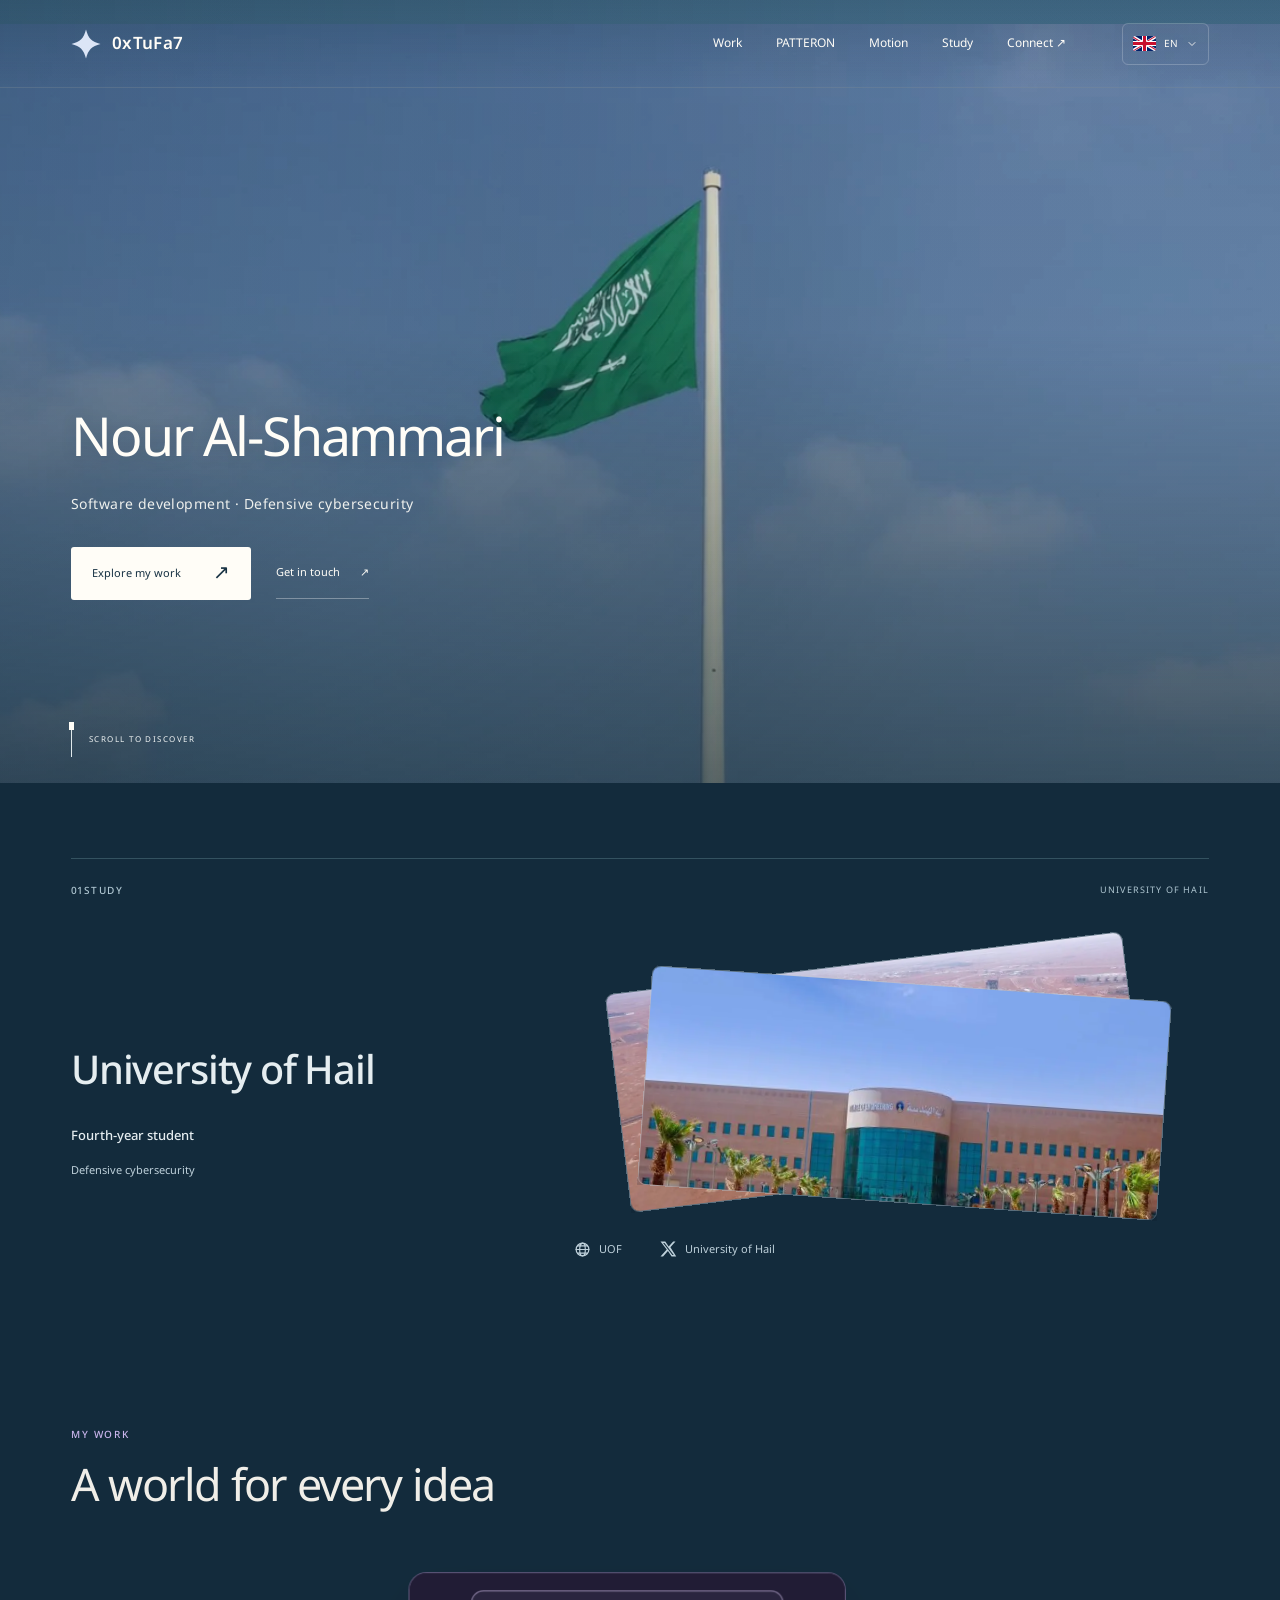
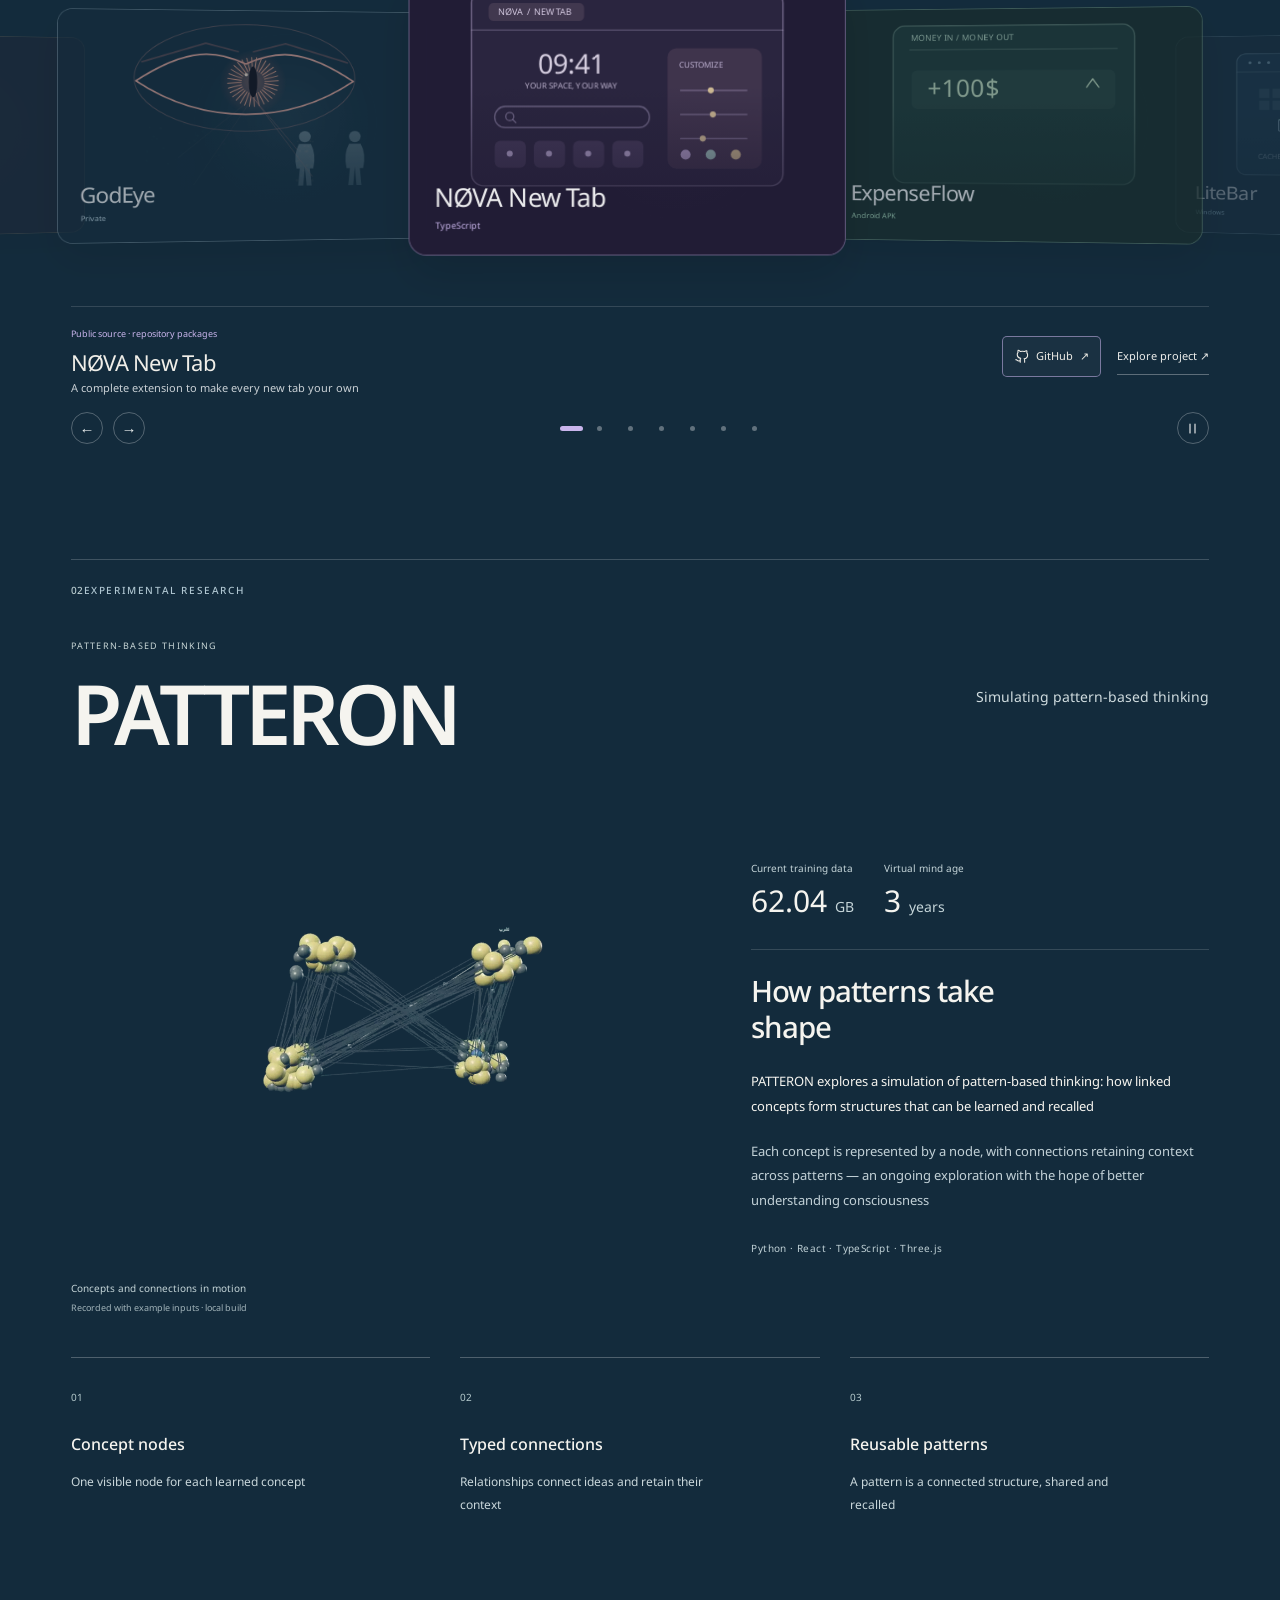
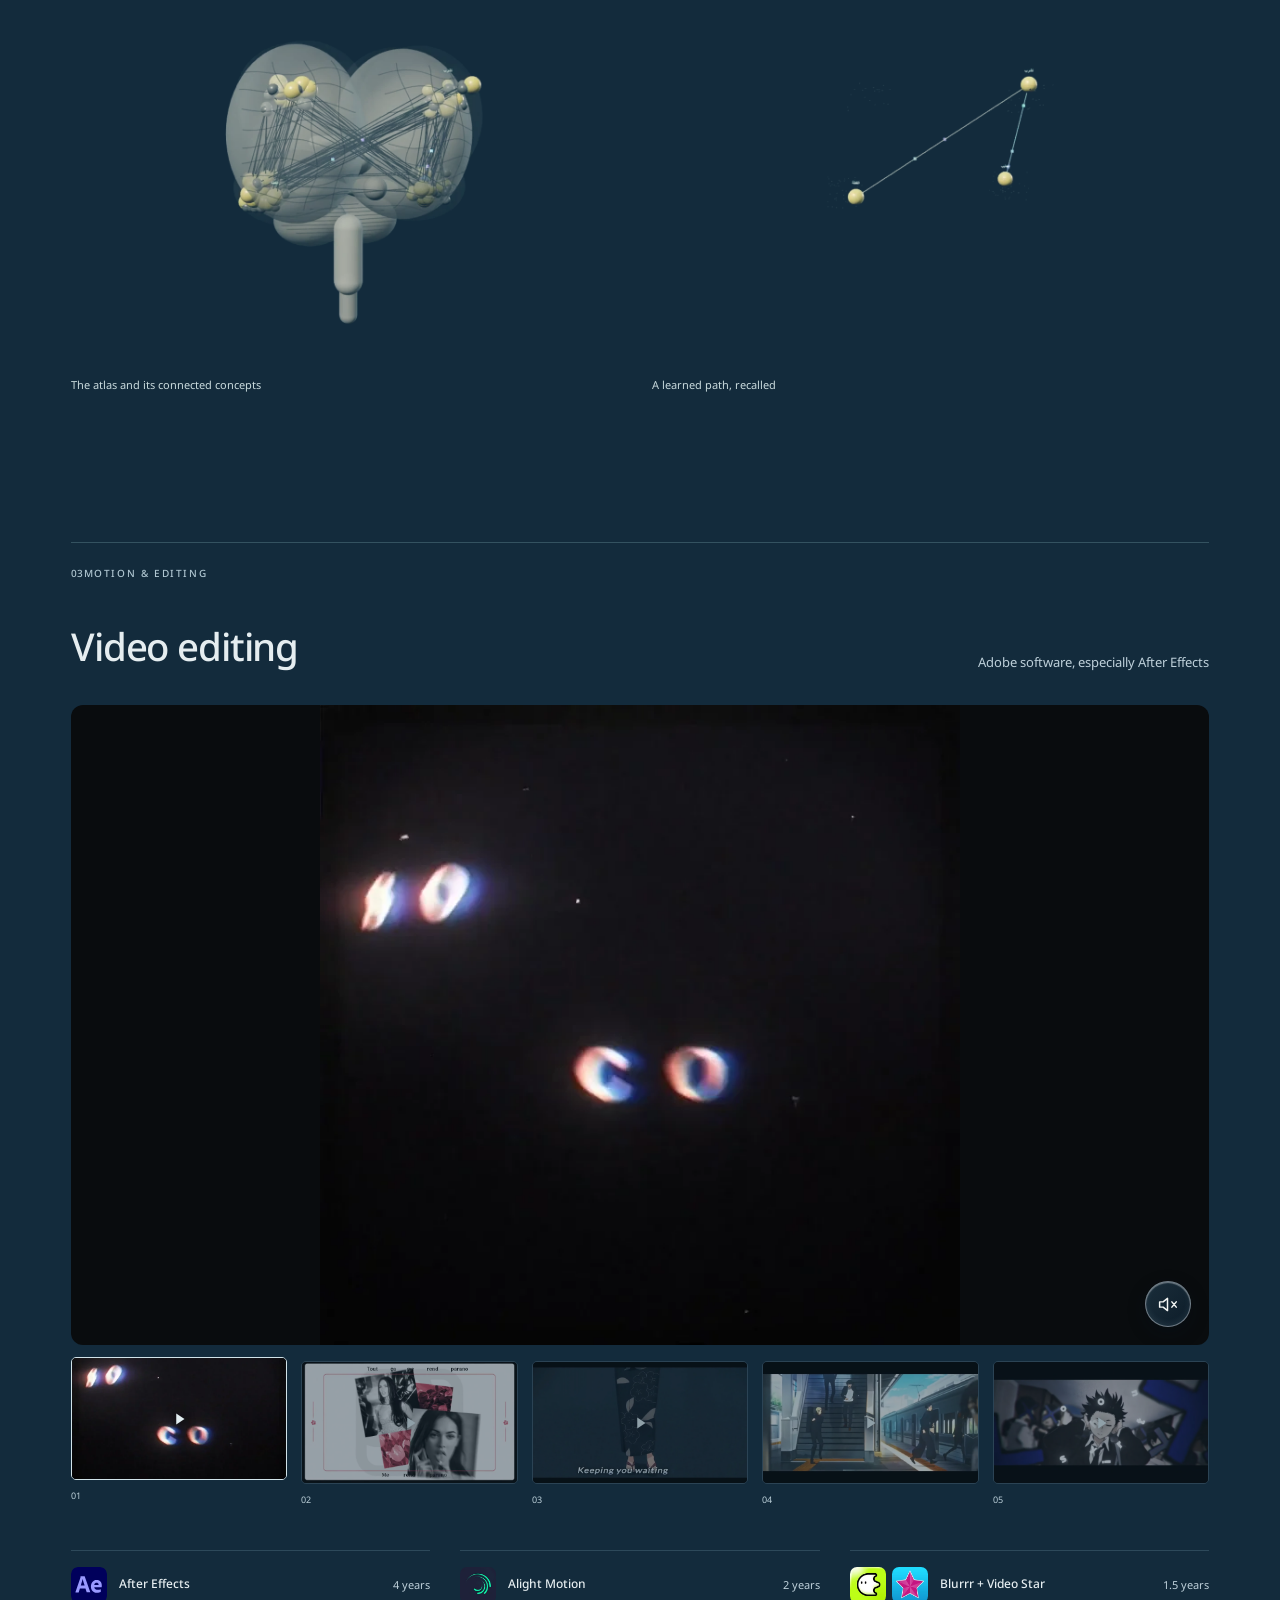
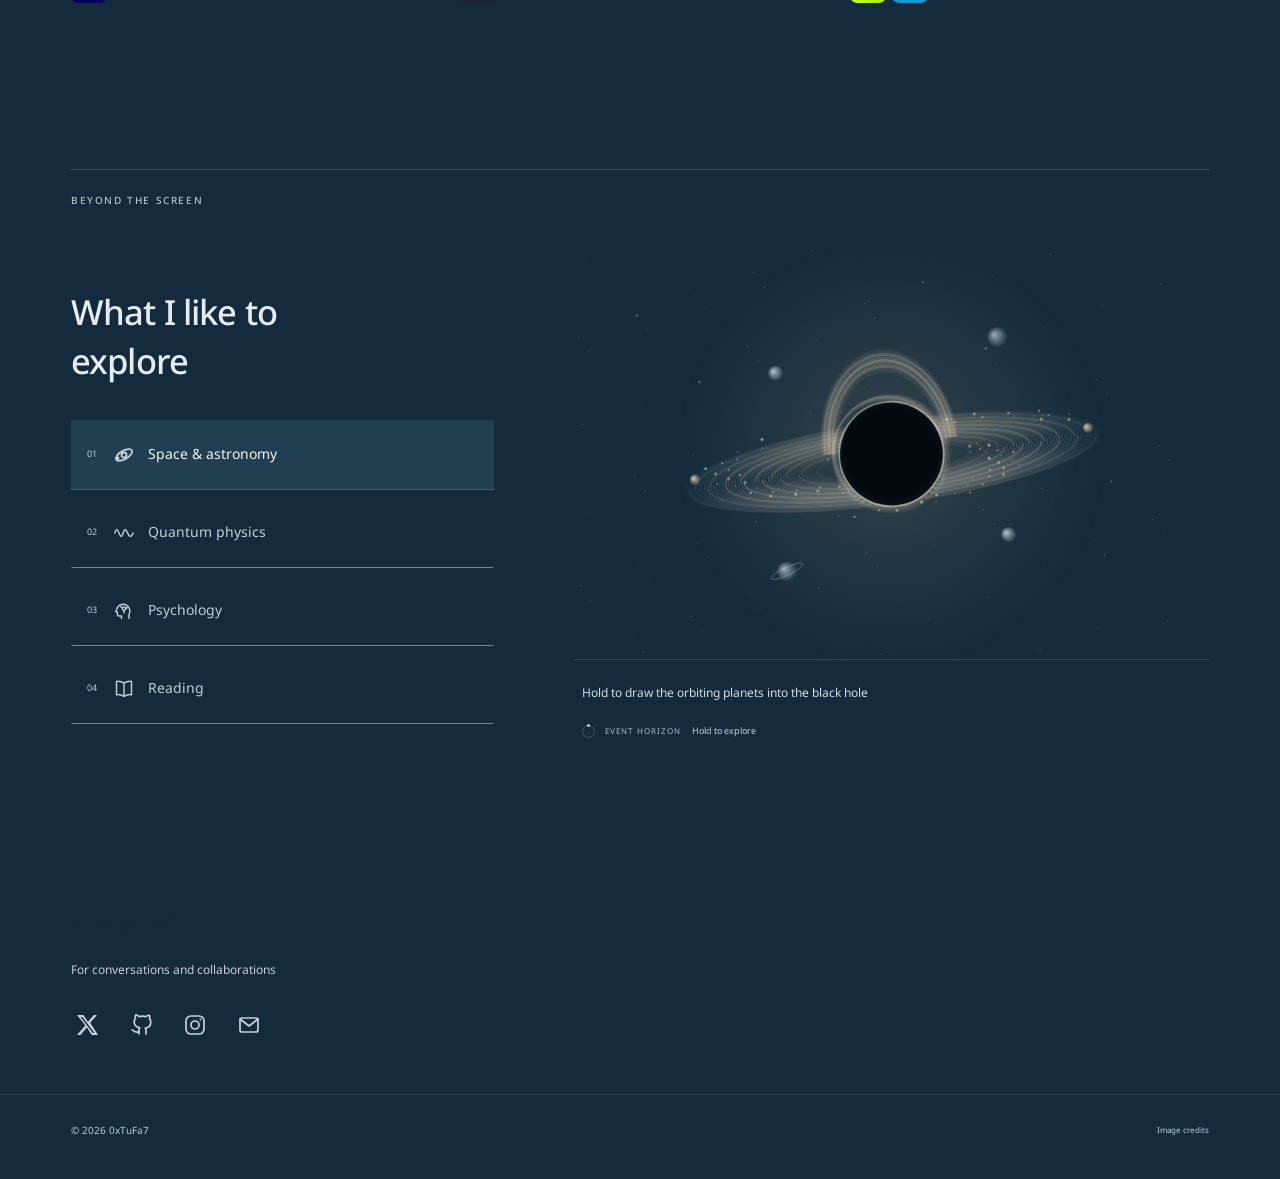
<file: index.html>
<!doctype html>
<html lang="en" dir="ltr" data-motion="paused">
  <head>
    <meta charset="UTF-8" />
    <meta name="viewport" content="width=device-width, initial-scale=1" />
    <meta name="theme-color" content="#142b3d" />
    <meta
      name="description"
      content="Nour Al-Shammari · 0xTuFa7. Software projects, browser tools, defensive cybersecurity and creative motion by Nour Al-Shammari."
    />
    <meta property="og:title" content="Nour Al-Shammari · 0xTuFa7" />
    <meta
      property="og:description"
      content="Software projects · Creative motion · University of Hail"
    />
    <meta property="og:type" content="website" />
    <meta property="og:url" content="https://xtufa7.github.io" />
    <meta
      property="og:image"
      content="https://xtufa7.github.io/media/social-cover.jpg"
    />
    <link rel="canonical" href="https://xtufa7.github.io/" />
    <link
      rel="preload"
      href="/fonts/aref-ruqaa.ttf"
      as="font"
      type="font/ttf"
      crossorigin
    />
    <link rel="icon" href="/media/favicon.svg" type="image/svg+xml" />
    <link
      rel="preload"
      href="/media/sky-poster.webp"
      as="image"
      fetchpriority="high"
    />
    <title>Nour Al-Shammari · 0xTuFa7</title>
    <script type="module" crossorigin src="/assets/index-CfFCyCRy.js"></script>
    <link rel="stylesheet" crossorigin href="/assets/index-wsh3qh03.css">
  </head>
  <body>
    <svg
      class="icon-library"
      xmlns="http://www.w3.org/2000/svg"
      aria-hidden="true"
    >
      <symbol id="i-chevron" viewBox="0 0 24 24">
        <path d="m6 9 6 6 6-6"></path>
      </symbol>
      <symbol id="i-globe" viewBox="0 0 24 24">
        <circle cx="12" cy="12" r="9"></circle>
        <ellipse cx="12" cy="12" rx="4" ry="9"></ellipse>
        <path d="M3 12h18M5 7h14M5 17h14"></path>
      </symbol>
      <symbol id="i-x" viewBox="0 0 24 24">
        <path
          fill="currentColor"
          stroke="none"
          d="M18.9 2H22l-6.8 7.8L23 22h-6.2l-4.9-7.4L5.4 22H2l8.3-9.5L2 2h6.4l4.5 6.7L18.9 2Zm-1.1 18h1.8L7.3 4H5.5Z"
        ></path>
      </symbol>
      <symbol id="i-instagram" viewBox="0 0 24 24">
        <rect x="3" y="3" width="18" height="18" rx="5"></rect>
        <circle cx="12" cy="12" r="4"></circle>
        <circle
          cx="17.5"
          cy="6.5"
          r="1"
          fill="currentColor"
          stroke="none"
        ></circle>
      </symbol>
      <symbol id="i-github" viewBox="0 0 24 24">
        <path
          d="M9 19c-4 1-4-2-6-2m14 4v-3.5a3 3 0 0 0-.8-2.4c2.7-.3 5.6-1.4 5.6-6.2a4.8 4.8 0 0 0-1.3-3.3 4.4 4.4 0 0 0-.1-3.3s-1.1-.3-3.6 1.3a12 12 0 0 0-6.6 0C7.7 1.7 6.6 2 6.6 2a4.4 4.4 0 0 0-.1 3.3A4.8 4.8 0 0 0 5.2 8.6c0 4.8 2.9 5.9 5.6 6.2A3 3 0 0 0 10 17.2V21"
        ></path>
      </symbol>
      <symbol id="i-mail" viewBox="0 0 24 24">
        <rect x="3" y="5" width="18" height="14" rx="2"></rect>
        <path d="m3 6 9 7 9-7"></path>
      </symbol>
      <symbol id="i-volume" viewBox="0 0 24 24">
        <path d="M3 9h4l5-4v14l-5-4H3Z"></path>
        <path d="M16 8c2 2 2 6 0 8m3-11c4 4 4 10 0 14"></path>
      </symbol>
      <symbol id="i-volume-off" viewBox="0 0 24 24">
        <path d="M3 9h4l5-4v14l-5-4H3Zm14 0 5 6m0-6-5 6"></path>
      </symbol>
      <symbol id="i-orbit" viewBox="0 0 24 24">
        <circle cx="12" cy="12" r="3"></circle>
        <ellipse
          cx="12"
          cy="12"
          rx="11"
          ry="5"
          transform="rotate(-30 12 12)"
        ></ellipse>
        <circle cx="4" cy="16" r="1.5" fill="currentColor"></circle>
      </symbol>
      <symbol id="i-wave" viewBox="0 0 24 24">
        <path d="M1 12c4-14 6 14 10 0s6 14 12 0"></path>
      </symbol>
      <symbol id="i-mind" viewBox="0 0 24 24">
        <path d="M9 21v-3H6a2 2 0 0 1-2-2v-3H2l2-5a8 8 0 1 1 14 8v5"></path>
        <circle cx="12" cy="9" r="2"></circle>
        <path d="m10 8-2-1m6 2 2-1m-4 3v3"></path>
      </symbol>
      <symbol id="i-book" viewBox="0 0 24 24">
        <path
          d="M12 5v16M3 3c3-1 6 0 9 2 3-2 6-3 9-2v16c-3-1-6 0-9 2-3-2-6-3-9-2Z"
        ></path>
      </symbol>
      <symbol id="i-film" viewBox="0 0 24 24">
        <rect x="3" y="3" width="18" height="18" rx="2"></rect>
        <path d="M7 3v18m10-18v18M3 8h4m-4 8h4m10-8h4m-4 8h4"></path>
      </symbol>
    </svg>
    <a class="skip-link" href="#main" data-i18n="skip">Skip to content</a>
    <header class="header" id="header">
      <a class="wordmark" href="#home" aria-label="0xTuFa7 home"
        ><img
          class="brand-star"
          src="/media/star.svg"
          alt=""
          width="32"
          height="32"
        /><span>0xTuFa7</span></a
      >
      <nav class="navigation" id="navigation" aria-label="Main navigation">
        <a href="#projects" data-i18n="navWork">Work</a
        ><a href="#patteron" data-i18n="navPattern">PATTERON</a
        ><a href="#motion" data-i18n="navMotion">Motion</a
        ><a href="#about" data-i18n="navAbout">Study</a
        ><a href="#contact" data-i18n="navContact">Connect ↗</a>
      </nav>
      <div class="header-controls">
        <div class="language-picker">
          <button
            class="language"
            id="language"
            type="button"
            aria-expanded="false"
            aria-controls="language-menu"
            aria-label="Choose site language"
          >
            <img
              id="language-flag"
              src="/media/gb.svg"
              alt=""
              width="24"
              height="16"
            /><span id="language-label">EN</span
            ><svg class="icon chevron" aria-hidden="true">
              <use href="#i-chevron"></use>
            </svg>
          </button>
          <div class="language-menu" id="language-menu" hidden="">
            <button type="button" data-language="en" lang="en">
              <img
                src="/media/gb.svg"
                alt=""
                width="24"
                height="16"
              />English</button
            ><button type="button" data-language="ar" lang="ar">
              <img
                src="/media/saudi.svg"
                alt=""
                width="24"
                height="16"
              />العربية
            </button>
          </div>
        </div>
        <button
          class="menu-button"
          id="menu"
          type="button"
          aria-expanded="false"
          aria-controls="navigation"
          aria-label="Open navigation"
        >
          <span></span><span></span>
        </button>
      </div>
    </header>
    <main id="main">
      <section class="hero" id="home" aria-labelledby="hero-title">
        <div
          class="environment"
          id="environment"
          role="img"
          aria-label="The Saudi flag waving against a real blue sky"
        >
          <div class="sky-layer">
            <img
              class="sky-poster"
              src="/media/sky-poster.webp"
              width="1280"
              height="720"
              alt=""
              fetchpriority="high"
            /><video
              id="sky-video"
              muted=""
              loop=""
              playsinline=""
              preload="none"
              poster="/media/sky-poster.webp"
              aria-hidden="true"
              class="ambient-video"
              data-ambient-src="/media/sky-saudi.mp4"
            ></video>
          </div>

          <div class="sky-grade"></div>
          <div class="hero-shade"></div>
        </div>
        <div class="hero-content">
          <h1 id="hero-title" lang="en" dir="ltr" data-i18n="name">
            Nour Al-Shammari
          </h1>

          <p class="v5-position" data-i18n="positioning">
            Software development · Defensive cybersecurity
          </p>
          <div class="hero-actions">
            <a class="button button-light" href="#projects"
              ><span data-i18n="explore">Explore my work</span
              ><span aria-hidden="true">↗</span></a
            ><a class="text-link" href="#contact"
              ><span data-i18n="touch">Get in touch</span
              ><span aria-hidden="true">↗</span></a
            >
          </div>
        </div>
        <div class="hero-bottom">
          <a class="scroll-link" href="#about"
            ><span class="scroll-line" aria-hidden="true"></span
            ><span data-i18n="scroll">SCROLL TO DISCOVER</span></a
          >
          <div class="hero-bottom-right">
            <span class="hero-disciplines" data-i18n="disciplines"
              >Defensive cybersecurity / Video editing / Research</span
            ><button
              class="sr-control"
              id="motion-toggle"
              type="button"
              aria-pressed="false"
            >
              <span id="motion-label">Pause animations</span>
            </button>
          </div>
        </div>
      </section>

      <section
        class="education section"
        id="about"
        aria-labelledby="about-title"
      >
        <div class="section-heading reveal">
          <p class="eyebrow">
            <span>01</span><span data-i18n="aboutLabel">STUDY</span>
          </p>
          <span class="section-side" data-i18n="educationSide"
            >UNIVERSITY OF HAIL</span
          >
        </div>
        <div class="campus-layout">
          <div class="about-grid education-copy">
            <div class="reveal">
              <h2 class="editorial" id="about-title" data-i18n="aboutTitle">
                University of Hail
              </h2>
              <div class="education-details">
                <div>
                  <strong data-i18n="studyYear">Fourth-year student</strong
                  ><span data-i18n="studyField">Defensive cybersecurity</span>
                </div>
              </div>
            </div>
          </div>
          <div class="campus-gallery campus-stack reveal" data-expanded="false">
            <figure class="campus-primary">
              <button
                class="campus-photo-link"
                type="button"
                aria-label="Separate campus photographs"
                data-i18n-aria="campusStackAction"
              >
                <img
                  src="/media/uoh-aerial.webp"
                  alt="Aerial photograph of the University of Hail campus"
                  data-i18n-alt="campusAerialAlt"
                  width="1024"
                  height="576"
                  loading="lazy"
                />
                <span class="campus-link-arrow" aria-hidden="true">↔</span>
              </button>
            </figure>
            <figure class="campus-secondary">
              <button
                class="campus-photo-link"
                type="button"
                aria-label="Separate campus photographs"
                data-i18n-aria="campusStackAction"
              >
                <img
                  src="/media/uoh-engineering.webp"
                  alt="College of Engineering building at the University of Hail"
                  data-i18n-alt="campusBuildingAlt"
                  width="815"
                  height="647"
                  loading="lazy"
                />
                <span class="campus-link-arrow" aria-hidden="true">↔</span>
              </button>
            </figure>
            <a
              class="campus-website"
              href="https://www.uoh.edu.sa"
              target="_blank"
              rel="noopener noreferrer"
              aria-label="Visit University of Hail website"
              data-i18n-aria="universityWebsite"
              ><svg class="icon" aria-hidden="true">
                <use href="#i-globe"></use></svg
              ><span dir="ltr">UOF</span></a
            >
            <a
              class="university-social"
              href="https://x.com/_UOH"
              target="_blank"
              rel="noopener noreferrer"
            >
              <svg class="icon" aria-hidden="true">
                <use href="#i-x"></use></svg
              ><span data-i18n="aboutTitle">University of Hail</span>
            </a>
          </div>
        </div>
      </section>

      <section
        class="software-section"
        id="projects"
        aria-label="Software projects"
      >
        <!-- V5:PROJECTS:START -->
<div class="slider-heading"><div><span class="eyebrow">MY WORK</span><h2>A world for every idea</h2></div></div>
  <div class="project-carousel" role="region" aria-roledescription="carousel" aria-label="Selected software projects">
  <div class="slider-stage"><button type="button" class="project-slide" data-slide="0" aria-label="Center NØVA New Tab" aria-pressed="true" tabindex="0" style="--accent:#c9b5ec;--scene:#211c35"><div class="project-art " style="--accent:#c9b5ec;--scene:#211c35" aria-hidden="true"><div class="art-fallback art-nova"></div><canvas data-atmosphere="nova"></canvas><span class="art-monogram">NØVA</span></div><img class="slide-screenshot" src="/media/projects/nova-workspace.webp" alt="" width="1280" height="800" loading="lazy"/><span class="slide-name">NØVA New Tab</span><span class="slide-category">TypeScript</span></button><button type="button" class="project-slide" data-slide="1" aria-label="Center ExpenseFlow" aria-pressed="false" tabindex="-1" style="--accent:#a7d5b8;--scene:#182d2b"><div class="project-art " style="--accent:#a7d5b8;--scene:#182d2b" aria-hidden="true"><div class="art-fallback art-expenseflow"></div><canvas data-atmosphere="expenseflow"></canvas><span class="art-monogram">EF</span></div><span class="slide-name">ExpenseFlow</span><span class="slide-category">Android APK</span></button><button type="button" class="project-slide" data-slide="2" aria-label="Center LiteBar" aria-pressed="false" tabindex="-1" style="--accent:#a9cfdf;--scene:#1a2c3b"><div class="project-art " style="--accent:#a9cfdf;--scene:#1a2c3b" aria-hidden="true"><div class="art-fallback art-litebar"></div><canvas data-atmosphere="litebar"></canvas><span class="art-monogram">[—]</span></div><span class="slide-name">LiteBar</span><span class="slide-category">Windows</span></button><button type="button" class="project-slide" data-slide="3" aria-label="Center LiteReplay" aria-pressed="false" tabindex="-1" style="--accent:#99d3e2;--scene:#172638"><div class="project-art " style="--accent:#99d3e2;--scene:#172638" aria-hidden="true"><div class="art-fallback art-litereplay"></div><canvas data-atmosphere="litereplay"></canvas><span class="art-monogram">↻</span></div><span class="slide-name">LiteReplay</span><span class="slide-category">Windows</span></button><button type="button" class="project-slide" data-slide="4" aria-label="Center LayFix" aria-pressed="false" tabindex="-1" style="--accent:#b3dbd9;--scene:#1d333c"><div class="project-art " style="--accent:#b3dbd9;--scene:#1d333c" aria-hidden="true"><div class="art-fallback art-layfix"></div><canvas data-atmosphere="layfix"></canvas><span class="art-monogram">Aa / ع</span></div><span class="slide-name">LayFix</span><span class="slide-category">Windows</span></button><button type="button" class="project-slide" data-slide="5" aria-label="Center AtherLand" aria-pressed="false" tabindex="-1" style="--accent:#d9bc80;--scene:#262333"><div class="project-art " style="--accent:#d9bc80;--scene:#262333" aria-hidden="true"><div class="art-fallback art-atherland"></div><canvas data-atmosphere="atherland"></canvas><span class="art-monogram">A</span></div><span class="slide-name">AtherLand</span><span class="slide-category">Node.js</span></button><button type="button" class="project-slide" data-slide="6" aria-label="Center GodEye" aria-pressed="false" tabindex="-1" style="--accent:#b9ceda;--scene:#132b3c"><div class="project-art " style="--accent:#b9ceda;--scene:#132b3c" aria-hidden="true"><div class="art-fallback art-godeye"></div><canvas data-atmosphere="godeye"></canvas><span class="art-monogram">◇</span></div><span class="slide-name">GodEye</span><span class="slide-category">Private</span></button></div>
  <div class="slider-info" id="slider-info"><div><span class="slider-status">Public source · repository packages</span><h3>NØVA New Tab</h3><p>A complete extension to make every new tab your own</p></div><div class="slider-links"><a class="slider-github" href="https://github.com/xtufa7/NOVA-New-Tab" target="_blank" rel="noopener noreferrer"><svg viewBox="0 0 24 24" aria-hidden="true"><path d="M9 19c-4 1-4-2-6-2m14 4v-3a3 3 0 0 0-.8-2.4c2.7-.3 5.6-1.4 5.6-6.2a4.8 4.8 0 0 0-1.3-3.3 4.4 4.4 0 0 0-.1-3.3s-1.1-.3-3.6 1.3a12 12 0 0 0-6.6 0C7.7 1.7 6.6 2 6.6 2a4.4 4.4 0 0 0-.1 3.3A4.8 4.8 0 0 0 5.2 8.6c0 4.8 2.9 5.9 5.6 6.2A3 3 0 0 0 10 17.2V21"/></svg> GitHub <span aria-hidden="true">↗</span></a><button type="button" class="slider-explore" data-open-project>Explore project ↗</button></div></div>
  <div class="slider-controls"><div class="slide-arrows"><button type="button" data-slide-prev aria-label="Previous project">←</button><button type="button" data-slide-next aria-label="Next project">→</button></div><div class="slide-dots" role="group" aria-label="Choose project"><button type="button" data-slide-dot="0" aria-label="NØVA New Tab" aria-pressed="true"><span></span></button><button type="button" data-slide-dot="1" aria-label="ExpenseFlow" aria-pressed="false"><span></span></button><button type="button" data-slide-dot="2" aria-label="LiteBar" aria-pressed="false"><span></span></button><button type="button" data-slide-dot="3" aria-label="LiteReplay" aria-pressed="false"><span></span></button><button type="button" data-slide-dot="4" aria-label="LayFix" aria-pressed="false"><span></span></button><button type="button" data-slide-dot="5" aria-label="AtherLand" aria-pressed="false"><span></span></button><button type="button" data-slide-dot="6" aria-label="GodEye" aria-pressed="false"><span></span></button></div><button type="button" class="slider-autoplay" data-autoplay aria-label="Pause automatic sliding" aria-pressed="false"><svg viewBox="0 0 24 24" aria-hidden="true"><path class="auto-pause" d="M8 5v14M16 5v14"/><path class="auto-play" d="m8 5 10 7-10 7Z"/></svg></button></div><span class="sr-only" id="slider-announcement" aria-live="polite"></span></div>
<!-- V5:PROJECTS:END -->
      </section>

      <section
        class="patteron section"
        id="patteron"
        aria-labelledby="patteron-title"
      >
        <div class="section-heading reveal">
          <p class="eyebrow">
            <span>02</span
            ><span data-i18n="projectLabel">FEATURED PROJECT</span>
          </p>
        </div>
        <div class="patteron-heading reveal">
          <div>
            <p class="project-kicker" data-i18n="projectKicker">
              PATTERN-BASED THINKING
            </p>
            <h2 id="patteron-title" dir="ltr">PATTERON</h2>
          </div>
          <p class="patteron-intro" data-i18n="projectIntro">
            A concept-pattern brain laboratory
          </p>
        </div>
        <div class="patteron-feature">
          <figure class="patteron-display reveal">
            <video
              class="ambient-video project-video"
              data-ambient-src="/media/patteron-patterns.mp4"
              poster="/media/patteron-patterns-poster.webp"
              autoplay=""
              loop=""
              muted=""
              playsinline=""
              preload="none"
              aria-label="Actual PATTERON concept-network motion recording"
              data-i18n-aria="patternVideo"
            ></video>
            <figcaption class="screenshot-caption">
              <span data-i18n="patternVideoCaption"
                >Concepts and connections in motion</span
              ><span data-i18n="recordingLabel"
                >Recorded with example inputs · local build</span
              >
            </figcaption>
          </figure>
          <div class="patteron-notes">
            <div class="patteron-metrics reveal">
              <div>
                <span data-i18n="trainingData">Current training data</span
                ><strong dir="ltr">62.04 <small>GB</small></strong>
              </div>
              <div>
                <span data-i18n="mindAge">Virtual mind age</span
                ><strong
                  ><bdi>3</bdi>
                  <small data-i18n="yearsLabel">years</small></strong
                >
              </div>
            </div>
            <div class="patteron-story">
              <div class="reveal">
                <h3 data-i18n="projectQuestion">How patterns take shape</h3>
              </div>
              <div class="reveal">
                <p data-i18n="projectDescription">
                  I am building PATTERON to explore how linked concepts form
                  reusable patterns
                </p>
                <p class="patteron-secondary" data-i18n="projectDetails">
                  A concept becomes one visible node — relationships preserve
                  context, patterns can share nodes, and recall can be followed
                  through the graph
                </p>
                <p class="project-tech" dir="ltr">
                  Python · React · TypeScript · Three.js
                </p>
              </div>
            </div>
          </div>
        </div>
        <div class="pattern-steps reveal">
          <article>
            <span class="step-number">01</span>
            <h4 data-i18n="conceptTitle">Concept nodes</h4>
            <p data-i18n="conceptCopy">
              One visible node for each learned concept
            </p>
          </article>
          <article>
            <span class="step-number">02</span>
            <h4 data-i18n="relationTitle">Typed connections</h4>
            <p data-i18n="relationCopy">
              Relationships connect ideas and retain their context
            </p>
          </article>
          <article>
            <span class="step-number">03</span>
            <h4 data-i18n="patternTitle">Reusable patterns</h4>
            <p data-i18n="patternCopy">
              A pattern is a connected structure, shared and recalled
            </p>
          </article>
        </div>
        <div class="patteron-gallery">
          <figure class="reveal">
            <video
              class="ambient-video project-video"
              data-ambient-src="/media/patteron-atlas.mp4"
              poster="/media/patteron-atlas-poster.webp"
              autoplay=""
              loop=""
              muted=""
              playsinline=""
              preload="none"
              aria-label="PATTERON atlas with concept activation"
              data-i18n-aria="atlasVideo"
            ></video>
            <figcaption data-i18n="atlasVideoCaption">
              The atlas and its connected concepts
            </figcaption>
          </figure>
          <figure class="reveal">
            <video
              class="ambient-video project-video"
              data-ambient-src="/media/patteron-recall.mp4"
              poster="/media/patteron-recall-poster.webp"
              autoplay=""
              loop=""
              muted=""
              playsinline=""
              preload="none"
              aria-label="PATTERON replay of a learned recall path"
              data-i18n-aria="recallVideo"
            ></video>
            <figcaption data-i18n="recallVideoCaption">
              A learned path, recalled
            </figcaption>
          </figure>
        </div>
      </section>
      <section
        class="editing section"
        id="motion"
        aria-labelledby="editing-title"
      >
        <div class="section-heading reveal">
          <p class="eyebrow">
            <span>03</span
            ><span data-i18n="editingLabel">MOTION &amp; EDITING</span>
          </p>
        </div>
        <div class="editing-heading reveal">
          <h2 class="editorial" id="editing-title" data-i18n="editingTitle">
            Video editing
          </h2>
          <p data-i18n="editingIntro">
            Adobe software, especially After Effects
          </p>
        </div>
        <div class="edit-gallery reveal">
          <div class="edit-player">
            <video
              id="edit-video"
              playsinline=""
              muted=""
              preload="none"
              poster="/media/edits/dark-vacay.webp"
              aria-label="Selected video edit by Nour Al-Shammari"
              data-i18n-aria="editVideoLabel"
              class="ambient-video"
              data-ambient-src="/media/edits/dark-vacay.mp4"
              loop=""
              autoplay=""
            ></video>
            <button
              type="button"
              id="edit-part"
              class="edit-part"
              aria-label="Play my part at 34 seconds"
              title="Play my part at 34 seconds"
            >
              <svg class="icon" viewBox="0 0 24 24" aria-hidden="true">
                <path d="m8 6 10 6-10 6Z" />
                <path d="M4 6v12" />
              </svg>
            </button>
            <button
              class="edit-sound"
              id="edit-sound"
              type="button"
              aria-label="Enable edit sound"
              aria-pressed="false"
              data-muted="true"
              title="Enable edit sound"
            >
              <svg class="icon sound-muted" aria-hidden="true">
                <use href="#i-volume-off"></use>
              </svg>
              <svg class="icon sound-on" aria-hidden="true">
                <use href="#i-volume"></use>
              </svg>
            </button>
          </div>
          <div
            class="edit-selections"
            id="edit-selections"
            role="group"
            aria-label="Select an edit"
          ></div>
        </div>

        <div class="experience-list reveal">
          <div>
            <img
              class="software-icon"
              src="/media/after-effects-icon.svg"
              alt=""
              width="36"
              height="36"
              loading="lazy"
            /><strong>After Effects</strong
            ><span data-i18n="aeYears">4 years</span>
          </div>
          <div>
            <img
              class="software-icon"
              src="/media/alight-motion-icon.webp"
              alt=""
              width="36"
              height="36"
              loading="lazy"
            /><strong>Alight Motion</strong
            ><span data-i18n="amYears">2 years</span>
          </div>
          <div>
            <span class="software-icons-pair" aria-hidden="true"
              ><img
                class="software-icon"
                src="/media/blurrr-icon.webp"
                alt=""
                width="36"
                height="36"
                loading="lazy" /><img
                class="software-icon"
                src="/media/video-star-icon.webp"
                alt=""
                width="36"
                height="36"
                loading="lazy" /></span
            ><strong>Blurrr + Video Star</strong
            ><span data-i18n="blurYears">1.5 years</span>
          </div>
        </div>
      </section>

      <section
        class="curiosity section"
        id="curiosity"
        aria-labelledby="curiosity-title"
      >
        <div class="section-heading reveal">
          <p class="eyebrow" data-i18n="curiosityLabel">BEYOND THE SCREEN</p>
        </div>
        <div class="interest-layout">
          <div class="interest-copy reveal">
            <h2 id="curiosity-title" data-i18n="curiosityTitle">
              What I like to explore
            </h2>
            <div
              class="interest-tabs"
              role="tablist"
              aria-label="Personal interests"
              data-i18n-aria="interestTabs"
            >
              <button
                class="interest-tab"
                id="tab-space"
                role="tab"
                aria-selected="true"
                aria-controls="interest-panel"
                data-interest="space"
              >
                <svg class="icon" aria-hidden="true">
                  <use href="#i-orbit"></use></svg
                ><span data-i18n="astronomyTitle"
                  >Space &amp; astronomy</span
                ></button
              ><button
                class="interest-tab"
                id="tab-quantum"
                role="tab"
                aria-selected="false"
                aria-controls="interest-panel"
                data-interest="quantum"
                tabindex="-1"
              >
                <svg class="icon" aria-hidden="true">
                  <use href="#i-wave"></use></svg
                ><span data-i18n="quantumTitle">Quantum physics</span></button
              ><button
                class="interest-tab"
                id="tab-psychology"
                role="tab"
                aria-selected="false"
                aria-controls="interest-panel"
                data-interest="psychology"
                tabindex="-1"
              >
                <svg class="icon" aria-hidden="true">
                  <use href="#i-mind"></use></svg
                ><span data-i18n="psychologyTitle">Psychology</span></button
              ><button
                class="interest-tab"
                id="tab-reading"
                role="tab"
                aria-selected="false"
                aria-controls="interest-panel"
                data-interest="reading"
                tabindex="-1"
              >
                <svg class="icon" aria-hidden="true">
                  <use href="#i-book"></use></svg
                ><span data-i18n="readingTitle">Reading</span>
              </button>
            </div>
          </div>
          <div
            class="interest-experiment reveal"
            id="interest-panel"
            role="tabpanel"
            aria-labelledby="tab-space"
          >
            <canvas
              id="interest-canvas"
              tabindex="0"
              role="button"
              aria-pressed="false"
              data-i18n-aria="sceneInteraction"
              width="700"
              height="450"
              aria-label="Move, tap or press Enter to interact with the illustration"
            ></canvas>
            <p id="interest-feedback" class="sr-only" aria-live="polite"></p>
            <div class="experiment-bottom">
              <p id="interest-description"></p>
              <div class="scene-caption" aria-hidden="true">
                <span class="scene-orbit"></span
                ><span id="interest-state">ORBITAL STUDY</span
                ><span class="hold-hint" data-i18n="holdHint"
                  >Hold to explore</span
                >
              </div>
            </div>
          </div>
        </div>
      </section>

      <section
        class="contact compact-contact"
        id="contact"
        aria-labelledby="contact-title"
      >
        <h2 id="contact-title" data-i18n="connect">Connect</h2>
        <p data-i18n="contactCopy">For conversations and collaborations</p>
        <div class="social-icons">
          <a
            href="https://x.com/0xtufa7"
            target="_blank"
            rel="noopener noreferrer"
            aria-label="X · 0xtufa7"
            ><svg class="icon" aria-hidden="true"><use href="#i-x"></use></svg
            ><span class="social-tooltip">0xtufa7</span></a
          ><a
            href="https://github.com/xtufa7"
            target="_blank"
            rel="noopener noreferrer"
            aria-label="GitHub · xtufa7"
            ><svg class="icon" aria-hidden="true">
              <use href="#i-github"></use></svg
            ><span class="social-tooltip">xtufa7</span></a
          ><a
            href="https://instagram.com/inoor.jpg"
            target="_blank"
            rel="noopener noreferrer"
            aria-label="Instagram · inoor.jpg"
            ><svg class="icon" aria-hidden="true">
              <use href="#i-instagram"></use></svg
            ><span class="social-tooltip">inoor.jpg</span></a
          ><a
            href="mailto:tufa7shaml@gmail.com"
            aria-label="Email · tufa7shaml@gmail.com"
            ><svg class="icon" aria-hidden="true">
              <use href="#i-mail"></use></svg
            ><span class="social-tooltip">Email</span></a
          >
        </div>
      </section>
    </main>
    <footer class="footer compact-footer">
      <p>© <span id="year">2026</span> 0xTuFa7</p>
      <a href="/credits.html" data-i18n="imageCredits">Image credits</a>
    </footer>
    <noscript
      ><p class="no-script">
        Project details require JavaScript.
        <a href="https://github.com/xtufa7"
          >Explore the repositories on GitHub.</a
        >
      </p></noscript
    >
  </body>
</html>
</file>
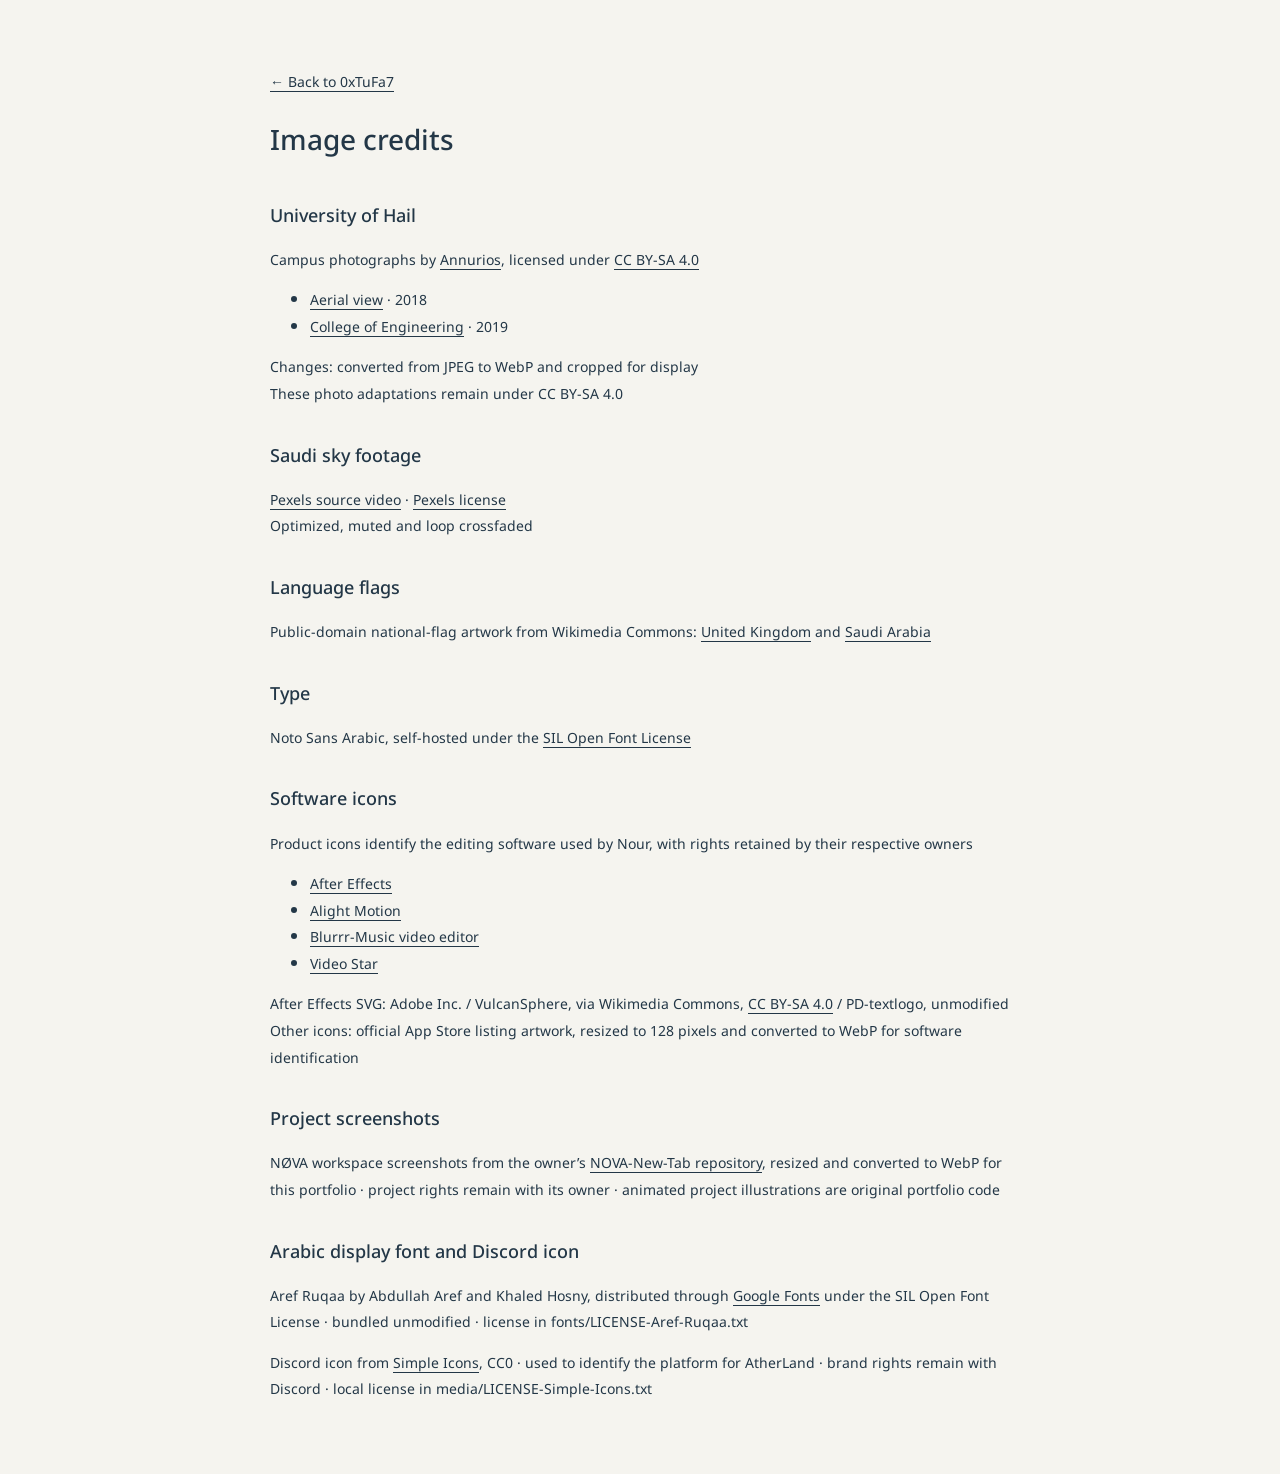
<file: credits.html>
<!doctype html>
<html lang="en">
  <head>
    <meta charset="utf-8" />
    <meta name="viewport" content="width=device-width,initial-scale=1" />
    <title>Image credits · 0xTuFa7</title>
    <style>
      @font-face {
        font-family: Noto;
        src: url("/fonts/noto-latin.woff2");
        font-weight: 100 900;
      }
      body {
        font-family: Noto, sans-serif;
        background: #f5f4ef;
        color: #233747;
        max-width: 740px;
        margin: 70px auto;
        padding: 0 25px;
        font-size: 14px;
        line-height: 1.9;
      }
      a {
        color: inherit;
        text-underline-offset: 4px;
      }
      h1 {
        font-weight: 500;
        font-size: 28px;
      }
      h2 {
        font-weight: 500;
        font-size: 18px;
        margin-top: 30px;
      }
      :focus-visible {
        outline: 2px solid #20608d;
        outline-offset: 4px;
      }
    </style>
  </head>
  <body>
    <a href="/">← Back to 0xTuFa7</a>
    <h1>Image credits</h1>
    <h2>University of Hail</h2>
    <p>
      Campus photographs by
      <a href="https://commons.wikimedia.org/wiki/User:Annurios">Annurios</a>,
      licensed under
      <a href="https://creativecommons.org/licenses/by-sa/4.0/">CC BY-SA 4.0</a>
    </p>
    <ul>
      <li>
        <a
          href="https://commons.wikimedia.org/wiki/File:صورة_جوية_لجامعة_حائل.jpg"
          >Aerial view</a
        >
        · 2018
      </li>
      <li>
        <a href="https://commons.wikimedia.org/wiki/File:مبنى_كلية_الهندسة.jpg"
          >College of Engineering</a
        >
        · 2019
      </li>
    </ul>
    <p>
      Changes: converted from JPEG to WebP and cropped for display<br />These
      photo adaptations remain under CC BY-SA 4.0
    </p>
    <h2>Saudi sky footage</h2>
    <p>
      <a
        href="https://videos.pexels.com/video-files/4607633/4607633-hd_1280_720_30fps.mp4"
        >Pexels source video</a
      >
      · <a href="https://www.pexels.com/license/">Pexels license</a
      ><br />Optimized, muted and loop crossfaded
    </p>
    <h2>Language flags</h2>
    <p>
      Public-domain national-flag artwork from Wikimedia Commons:
      <a
        href="https://commons.wikimedia.org/wiki/File:Flag_of_the_United_Kingdom.svg"
        >United Kingdom</a
      >
      and
      <a href="https://commons.wikimedia.org/wiki/File:Flag_of_Saudi_Arabia.svg"
        >Saudi Arabia</a
      >
    </p>
    <h2>Type</h2>
    <p>
      Noto Sans Arabic, self-hosted under the
      <a href="/fonts/LICENSE-Noto.txt">SIL Open Font License</a>
    </p>
    <h2>Software icons</h2>
    <p>
      Product icons identify the editing software used by Nour, with rights
      retained by their respective owners
    </p>
    <ul>
      <li>
        <a
          href="https://commons.wikimedia.org/wiki/File:Adobe_After_Effects_CC_icon.svg"
          >After Effects</a
        >
      </li>
      <li>
        <a href="https://apps.apple.com/us/app/alight-motion/id1459833443?uo=4"
          >Alight Motion</a
        >
      </li>
      <li>
        <a
          href="https://apps.apple.com/us/app/blurrr-music-video-editor/id1591007143?uo=4"
          >Blurrr-Music video editor</a
        >
      </li>
      <li>
        <a href="https://apps.apple.com/us/app/video-star/id438596432?uo=4"
          >Video Star</a
        >
      </li>
    </ul>
    <p>
      After Effects SVG: Adobe Inc. / VulcanSphere, via Wikimedia Commons,
      <a href="https://creativecommons.org/licenses/by-sa/4.0/">CC BY-SA 4.0</a>
      / PD-textlogo, unmodified<br />Other icons: official App Store listing
      artwork, resized to 128 pixels and converted to WebP for software
      identification
    </p>
    <h2>Project screenshots</h2><p>NØVA workspace screenshots from the owner’s <a href="https://github.com/xtufa7/NOVA-New-Tab">NOVA-New-Tab repository</a>, resized and converted to WebP for this portfolio · project rights remain with its owner · animated project illustrations are original portfolio code</p>
    <h2>Arabic display font and Discord icon</h2><p>Aref Ruqaa by Abdullah Aref and Khaled Hosny, distributed through <a href="https://github.com/google/fonts/tree/main/ofl/arefruqaa">Google Fonts</a> under the SIL Open Font License · bundled unmodified · license in fonts/LICENSE-Aref-Ruqaa.txt</p><p>Discord icon from <a href="https://github.com/simple-icons/simple-icons">Simple Icons</a>, CC0 · used to identify the platform for AtherLand · brand rights remain with Discord · local license in media/LICENSE-Simple-Icons.txt</p>
  </body>
</html>
</file>
<file: assets/index-wsh3qh03.css>
:root{--navy:#142b3d;--ink:#1b3446;--paper:#f5f4ef;--white:#fffdf7;--muted:#596971;--rule:#d7dcd9;--gutter:clamp(24px, 5.55vw, 100px);--serif:var(--sans);--sans:Noto, sans-serif}*{box-sizing:border-box}html{scroll-behavior:smooth;scroll-padding-top:100px}body{color:var(--ink);background:var(--paper);font-family:var(--sans);-webkit-font-smoothing:antialiased;margin:0;font-size:15px}a{color:inherit;text-decoration:none}button{font:inherit;color:inherit;cursor:pointer}button,a,summary{-webkit-tap-highlight-color:transparent}button{background:0 0;border:0}img,video{max-width:100%;display:block}h1,h2,h3,p{margin:0}::selection{color:#fff;background:#719eb4}:focus-visible{outline-offset:6px;outline:2px solid #559dce}a,button,summary{touch-action:manipulation}[hidden]{display:none!important}.skip-link{background:var(--paper);z-index:100;padding:12px 20px;position:fixed;top:12px;left:12px;transform:translateY(-150%)}.skip-link:focus{transform:none}.header{height:100px;padding:0 var(--gutter);z-index:10;color:var(--white);border-bottom:1px solid #ffffff25;justify-content:space-between;align-items:center;gap:32px;display:flex;position:absolute;inset:0 0 auto}.wordmark{letter-spacing:.01em;align-items:center;gap:14px;font-size:17px;font-weight:600;display:flex}.brand-symbol{font-family:var(--sans);letter-spacing:-.08em;font-size:42px;font-weight:400;line-height:1}.wordmark-sub{text-transform:uppercase;letter-spacing:.15em;margin-top:3px;font-size:9px;font-weight:400;display:block}.navigation{align-items:center;gap:34px;margin-inline-start:auto;display:flex}.navigation a{padding:14px 0;font-size:12px;position:relative}.navigation a:after{content:"";transform-origin:0;background:currentColor;width:100%;height:1px;transition:transform .3s;position:absolute;bottom:5px;left:0;transform:scaleX(0)}.navigation a:hover:after{transform:scaleX(1)}.header-controls{align-items:center;gap:18px;margin-inline-start:24px;display:flex}.language{font-family:var(--sans);border:1px solid #ffffff50;border-radius:100px;min-height:42px;padding:8px 16px;font-size:12px}.menu-button{width:44px;height:44px;padding:10px;display:none}.menu-button span{background:currentColor;height:1px;margin:7px 0;transition:transform .25s;display:block}.hero{height:100svh;min-height:850px;max-height:1300px;color:var(--white);background:#537d9b;position:relative;overflow:hidden}.environment,.sky-layer,.sky-grade,.hero-shade{position:absolute;inset:0}.environment{pointer-events:none;direction:ltr}.sky-layer{transform:scale(1.045) translateY(var(--sky-shift,0px));will-change:transform}.sky-layer img,.sky-layer video{object-fit:cover;object-position:60% 50%;width:100%;max-width:none;height:100%;position:absolute}.sky-layer video{opacity:0;transition:opacity 1s}.sky-layer video.ready{opacity:1}.sky-grade{mix-blend-mode:multiply;background:linear-gradient(#173d6510,#18374c10)}.hero-content{z-index:2;margin-inline:var(--gutter);max-width:750px;padding-top:clamp(230px,28vh,360px);position:relative}.eyebrow{letter-spacing:.19em;align-items:center;gap:22px;font-size:10px;font-weight:600;line-height:1.5;display:flex}.small-line{background:#c9d9d6;width:32px;height:1px}.hero-intro{color:#e0e6e5;animation:.9s 50ms both enter}.hero h1{letter-spacing:-.06em;margin-top:28px;font-size:clamp(68px,7.6vw,130px);font-weight:400;line-height:1.06;animation:1.1s .1s both enter}.hero h1 .surname{font-family:var(--sans);letter-spacing:-.035em;font-size:1.04em}.title-dot{color:#b9d0d3}.arabic-signature{font-family:var(--sans);text-align:left;direction:rtl;flex-direction:row;justify-content:flex-end;align-items:center;gap:16px;width:max-content;margin-top:22px;font-size:17px;animation:1.1s .2s both enter;display:flex}.arabic-signature span{font-family:var(--sans);letter-spacing:.12em;color:#d3dfdf;font-size:11px}.hero-copy{color:#e4eaec;margin-top:30px;font-size:clamp(16px,1.6vw,23px);line-height:1.6;animation:1.1s .3s both enter}.hero-actions{align-items:center;gap:30px;margin-top:35px;animation:1.1s .4s both enter;display:flex}.button{border-radius:3px;justify-content:space-between;align-items:center;gap:32px;min-height:55px;padding:17px 25px;font-size:12px;transition:background .25s,transform .25s;display:flex}.button-light{background:var(--white);color:var(--ink)}.button-light:hover{background:#dde9e9;transform:translateY(-3px)}.button span:last-child{font-size:20px;line-height:1;transition:transform .25s}.button:hover span:last-child{transform:translate(2px,-2px)}.text-link{border-bottom:1px solid #fff5;align-items:center;gap:20px;padding:14px 0;font-size:12px;display:flex}.hero-bottom{z-index:2;bottom:32px;left:var(--gutter);right:var(--gutter);justify-content:space-between;align-items:center;gap:20px;display:flex;position:absolute}.scroll-link{letter-spacing:.18em;align-items:center;gap:17px;font-size:9px;display:flex}.scroll-line{background:#e1e9eb;width:1px;height:35px;position:relative}.scroll-line:after{content:"";background:var(--white);width:5px;height:8px;animation:2.8s infinite scroll-dot;position:absolute;top:0;left:-2px}.hero-bottom-right{align-items:center;gap:35px;display:flex}.hero-disciplines{color:#d9e4e5;font-size:10px}.motion-button{border:1px solid #ffffff35;border-radius:40px;align-items:center;gap:8px;min-height:44px;padding:12px 16px;font-size:10px;display:flex}.motion-button:hover{background:#ffffff15}.section{padding:100px var(--gutter)}.section-heading{border-top:1px solid var(--rule);justify-content:space-between;align-items:center;gap:20px;margin-bottom:65px;padding-top:22px;display:flex}.section-heading .eyebrow>span:first-child{color:#526a75;letter-spacing:.03em}.section-side{letter-spacing:.13em;color:#576971;font-size:9px}.editorial{letter-spacing:-.045em;font-size:clamp(37px,4.1vw,65px);font-weight:400;line-height:1.22}.editorial em{font-family:var(--sans);letter-spacing:-.01em;font-size:1.16em;font-weight:400;line-height:1.05}.about{padding-top:84px;padding-bottom:60px}.about-grid{grid-template-columns:1.2fr 1fr;gap:11%;display:grid}.about-copy{max-width:440px;font-size:16px;line-height:1.9}.about-copy .muted{margin-top:20px;font-size:14px}.muted{color:var(--muted)}.underlined-link{border-bottom:1px solid var(--ink);justify-content:space-between;align-items:center;gap:28px;width:max-content;margin-top:28px;padding:14px 0;font-size:12px;display:flex}.underlined-link span:last-child{font-size:20px}.about-strip{border-block:1px solid var(--rule);justify-content:space-between;align-items:center;margin-top:74px;padding:29px 0;font-size:14px;display:flex}.asterisk{color:#78949f;font-size:28px}.expertise{background:#e9eeeb;padding-top:90px;padding-bottom:80px}.expertise-grid{grid-template-columns:1fr 1fr;gap:9%;display:grid}.expertise-intro>p{max-width:340px;color:var(--muted);margin-top:25px;font-size:14px;line-height:1.9}.orbit-art{justify-content:center;align-items:center;width:170px;height:170px;margin-top:45px;display:flex;position:relative}.orbit-art i{border:1px solid #7c9b9c5c;border-radius:50%;position:absolute;inset:5px;transform:rotate(-30deg)scaleX(.6)}.orbit-art i:nth-child(2){transform:rotate(30deg)scaleX(.6)}.orbit-art i:nth-child(3){transform:rotate(90deg)scaleX(.6)}.orbit-art>span{font-family:var(--sans);letter-spacing:-.1em;font-size:60px}.capability{border-top:1px solid #bdcac9;padding:0 0 17px}.capability:last-child{border-bottom:1px solid #bdcac9}.capability summary{cursor:pointer;align-items:center;gap:20px;min-height:93px;list-style:none;display:flex}.cap-number{color:#536c76;font-size:10px}.capability h3{letter-spacing:-.03em;font-size:19px;font-weight:500}.details-icon{margin-inline-start:auto;font-size:25px;font-weight:300;transition:transform .2s}.capability[open] .details-icon{transform:rotate(45deg)}.capability-body{padding-inline-start:35px;padding-bottom:20px}.capability-body>p:first-child{color:#556d75;font-size:13px;line-height:1.9}.tags{letter-spacing:.06em;text-align:start;direction:ltr;margin-top:20px;font-size:9px}.contact{background:var(--navy);color:var(--paper);padding-top:85px;padding-bottom:100px;position:relative;overflow:hidden}.contact .section-heading{border-color:#ffffff26;position:relative}.contact .section-side{color:#b0c2c8}.contact .section-heading .eyebrow>span:first-child{color:#a0b4bd}.contact-layout{grid-template-columns:1.6fr 1fr;gap:10%;display:grid;position:relative}.contact h2{letter-spacing:-.045em;font-size:clamp(42px,5.4vw,84px);font-weight:400;line-height:1.15}.contact h2 em{font-family:var(--sans);color:#c5d6d8;font-size:1.18em;font-weight:400}.contact p:not(.eyebrow){color:#c1d0d5;margin-top:25px;font-size:13px;line-height:1.8}.contact-email{letter-spacing:-.03em;direction:ltr;border-bottom:1px solid #ffffff60;justify-content:space-between;gap:20px;width:max-content;margin-top:30px;padding-bottom:15px;font-size:clamp(16px,2vw,28px);display:flex}.contact-email:hover{color:#c6dddd}.socials{align-self:end;margin-bottom:10px}.socials>a{border-top:1px solid #ffffff30;justify-content:space-between;gap:20px;padding:22px 0;font-size:13px;display:flex}.socials>a:last-child{border-bottom:1px solid #ffffff30}.socials>a>span:last-child{color:#c4d2d7;font-size:10px}.socials>a:hover{padding-inline:10px;transition:padding .2s}.contact-horizon{background:radial-gradient(at 40% 150%,#6b9dad4a,#0000 60%);position:absolute;inset:0}.footer{padding:30px var(--gutter);color:#c1cbd0;background:#102636;justify-content:space-between;align-items:center;gap:25px;font-size:10px;display:flex}.footer-message{font-family:var(--sans);font-size:15px;font-style:italic}.no-script{text-align:center;padding:25px}.no-script a{text-decoration:underline}.reveal{opacity:1}.motion-ready .reveal{opacity:0;transition:opacity .8s,transform .8s;transform:translateY(22px)}.motion-ready .reveal.visible{opacity:1;transform:none}.is-paused .scroll-line:after{animation-play-state:paused}@keyframes enter{0%{opacity:0;transform:translateY(18px)}to{opacity:1;transform:none}}@keyframes scroll-dot{0%,to{opacity:0;transform:translateY(0)}20%{opacity:1}80%{opacity:0;transform:translateY(27px)}}[dir=rtl]{--sans:Noto, sans-serif}[dir=rtl] .eyebrow,[dir=rtl] .section-side{letter-spacing:0}[dir=rtl] .hero-content{text-align:start;max-width:650px;margin-inline-start:var(--gutter);margin-inline-end:auto}[dir=rtl] .hero h1{font-family:var(--sans);letter-spacing:-.035em;margin-top:15px;font-size:clamp(65px,7.8vw,125px);font-weight:400;line-height:1.38}[dir=rtl] .hero h1 .surname{font-family:var(--sans);letter-spacing:-.05em;font-size:1em}[dir=rtl] .editorial{letter-spacing:-.04em;font-size:clamp(32px,3.5vw,54px);line-height:1.65}[dir=rtl] .editorial em,[dir=rtl] .contact h2 em{font-family:var(--sans);color:#5a7b83;font-size:1em;font-style:normal;font-weight:300}[dir=rtl] .contact h2 em{color:#c5d6d8}[dir=rtl] .hero-copy{margin-top:19px}[dir=rtl] .contact h2{font-family:var(--sans);font-size:clamp(38px,4.8vw,69px);line-height:1.7}[dir=rtl] .arabic-signature{font-size:0}[dir=rtl] .arabic-signature span{font-size:11px}[dir=rtl] .visual-label,[dir=rtl] .visual-bottom{font-family:var(--sans);letter-spacing:0}@media (min-width:1700px){.section,.header,.footer{padding-inline:max(var(--gutter), calc((100vw - 1550px) / 2))}.hero-content{margin-inline:max(var(--gutter), calc((100vw - 1550px) / 2))}}@media (max-width:1000px){.header{gap:20px;height:85px}.navigation{gap:22px}.header-controls{margin-inline-start:0}.hero{min-height:850px;max-height:1100px}.hero-content{padding-top:300px}.hero h1{font-size:85px}.hero-shade{background:linear-gradient(90deg,#102e44aa,#16364c22),linear-gradient(#18394e00 10%,#142c3efa)}.section{padding-block:75px}.about-grid{gap:7%}.expertise-grid{gap:6%}.hero-bottom-right{gap:15px}.hero-disciplines{display:none}.contact-layout{gap:6%}.capability h3{font-size:16px}[dir=rtl] .hero-content{max-width:70%;padding-top:270px}[dir=rtl] .hero h1{font-size:85px}}@media (max-width:700px){:root{--gutter:24px}html{scroll-padding-top:24px}.header{gap:10px;height:82px}.wordmark{gap:10px;font-size:15px}.brand-symbol{font-size:36px}.wordmark-sub{font-size:8px}.header-controls{gap:8px}.language{min-height:40px;padding:7px 12px}.menu-button{display:block}.navigation{-webkit-backdrop-filter:blur(10px);backdrop-filter:blur(10px);background:#142b3dfa;border-bottom:1px solid #ffffff25;flex-direction:column;align-items:stretch;gap:6px;margin:0;padding:22px 24px 28px;display:none;position:absolute;inset:82px 0 auto}.navigation.open{display:flex}.navigation a{padding:12px;font-size:17px}.menu-button[aria-expanded=true] span:first-child{transform:translateY(4px)rotate(45deg)}.menu-button[aria-expanded=true] span:last-child{transform:translateY(-4px)rotate(-45deg)}.hero{height:100svh;min-height:780px;max-height:1050px}.hero-content{max-width:calc(100% - 48px);padding-top:330px}.hero h1{margin-top:20px;font-size:clamp(53px,12.9vw,86px);line-height:1.05}.hero-intro{letter-spacing:.12em;gap:12px;font-size:8px}.small-line{width:20px}.hero-copy{margin-top:22px;font-size:16px;line-height:1.6}.arabic-signature{gap:12px;margin-top:16px;font-size:14px}.hero-actions{gap:22px;margin-top:25px}.button{gap:23px;min-height:52px;padding:15px 18px;font-size:11px}.text-link{gap:15px;font-size:11px}.sky-layer img,.sky-layer video{object-position:57% 50%}.sky-layer{transform:scale(1.01)}.hero-shade{background:linear-gradient(#163c540f 18%,#17374bb3 55%,#142f44e6 80%,#112b3d 100%),linear-gradient(90deg,#0e293e25,#0f2d4010)}.sky-grade{background:#22364e14}.hero-bottom{gap:12px;bottom:22px}.scroll-link{letter-spacing:.1em;gap:10px;font-size:8px}.scroll-line{height:25px}.motion-button{gap:5px;min-height:40px;padding:10px 12px;font-size:9px}.section{padding-block:60px}.section-heading{margin-bottom:38px;padding-top:17px}.eyebrow{letter-spacing:.12em;gap:15px;font-size:9px}.section-side{text-align:end;max-width:45%;font-size:8px;line-height:1.6}.about-grid{grid-template-columns:1fr;gap:30px}.editorial{font-size:36px;line-height:1.3}.about-copy{max-width:none;font-size:14px}.about-copy .muted{font-size:13px}.about-strip{gap:15px;margin-top:40px;padding:21px 0;font-size:10px;line-height:1.7}.asterisk{font-size:19px}.about-strip>span:not(.asterisk){max-width:25%}.work{padding-top:25px}.work-heading{margin-bottom:30px;display:block}.work-heading>p{width:auto;max-width:400px;margin-top:24px;font-size:13px}.filters{flex-wrap:wrap;gap:6px;margin-bottom:26px}.all-work{margin-top:38px}.expertise-grid{grid-template-columns:1fr;gap:35px}.expertise-intro>p{max-width:95%}.orbit-art{display:none}.capability summary{gap:16px;min-height:86px}.capability h3{font-size:17px}.contact-layout{grid-template-columns:1fr;gap:45px}.contact h2{font-size:48px}.contact-email{font-size:20px}.contact p:not(.eyebrow){font-size:13px}.socials{margin-bottom:0}.socials>a{padding:19px 0}.footer{flex-wrap:wrap;gap:20px;padding-block:25px;font-size:9px}.footer-message{display:none}[dir=rtl] .hero-content{max-width:calc(100% - 48px);margin-inline:24px;padding-top:300px}[dir=rtl] .hero h1{margin-top:8px;font-size:66px;line-height:1.35}[dir=rtl] .hero-shade{background:linear-gradient(#163c540f 18%,#17374bb3 55%,#142f44e6 80%,#112b3d 100%)}[dir=rtl] .editorial{font-size:32px;line-height:1.6}[dir=rtl] .contact h2{font-size:42px}[dir=rtl] .hero-copy{margin-top:18px}[dir=rtl] .hero-actions{margin-top:20px}[dir=rtl] .about-strip{font-size:11px}[dir=rtl] .arabic-signature{margin-top:4px}}@media (max-width:360px){:root{--gutter:20px}.hero-content{max-width:calc(100% - 40px);margin-inline:20px}.hero h1{font-size:49px}.hero-intro{font-size:7px}.hero-actions{gap:16px}.contact-email{font-size:18px}[dir=rtl] .hero h1{font-size:61px}}@media (prefers-reduced-motion:reduce){html:not([data-motion=full]){scroll-behavior:auto}html:not([data-motion=full]) *,html:not([data-motion=full]) :before,html:not([data-motion=full]) :after{transition:none!important;animation:none!important}html:not([data-motion=full]) .sky-layer{transform:none!important}html:not([data-motion=full]) .motion-ready .reveal{opacity:1;transform:none}}figure{margin:0}button img{max-width:none}.education{padding-top:75px}.campus-gallery{grid-template-columns:1.65fr 1fr;align-items:start;gap:24px;display:grid}.campus-gallery img{object-fit:cover;border-radius:3px;width:100%;height:360px}.campus-secondary img{height:295px}.campus-gallery figcaption{color:#536773;justify-content:space-between;gap:14px;padding-top:12px;font-size:10px;line-height:1.8;display:flex}.campus-gallery figcaption>span:last-child{font-family:var(--sans);font-size:9px}.photo-credit{color:#546773;margin-top:24px;font-size:9px;line-height:1.9}.photo-credit a{text-underline-offset:3px;text-decoration:underline}.education-copy{margin-top:65px}.education-copy .editorial{font-size:clamp(35px,3.3vw,54px)}.study-badge{background:#edf0e9;border:1px solid #c9d4d1;border-radius:3px;align-items:center;gap:18px;width:max-content;max-width:100%;margin-top:30px;padding:18px 24px;display:flex}.study-year{font-family:var(--sans);color:#45646d;font-size:45px;line-height:1}.study-badge strong,.study-badge div>span{display:block}.study-badge div>span{color:#536773;margin-top:5px;font-size:10px;line-height:1.8}.patteron{color:#f5f4ef;background:#132b3c;padding-top:75px;padding-bottom:85px}.patteron .section-heading{border-color:#ffffff30}.patteron .section-side,.patteron .section-heading .eyebrow>span:first-child{color:#bacdd0}.patteron-heading{justify-content:space-between;align-items:flex-end;gap:60px;margin-bottom:45px;display:flex}.project-kicker{letter-spacing:.15em;color:#c8d6d6;font-size:9px;line-height:1.8}.patteron h2{letter-spacing:-.065em;font-size:clamp(52px,7.7vw,126px);font-weight:500;line-height:1.05;font-family:var(--sans);margin-top:20px}.patteron-intro{color:#d0dcdf;max-width:295px;padding-bottom:6px;font-size:14px;line-height:1.9}.patteron-display{max-width:1160px;margin-inline:auto}.screenshot-open{width:100%;text-align:inherit;background:#0f1114;border:1px solid #a9c5c52b;border-radius:4px;padding:0;display:block;position:relative;overflow:hidden}.screenshot-open img{width:100%;height:auto;transition:transform .6s}.screenshot-open:hover img{transform:scale(1.025)}.patteron-display .screenshot-open img{aspect-ratio:1.6;object-fit:cover;object-position:center}.enlarge-hint{color:#f5f4ef;background:#132b3cf2;border:1px solid #ffffff50;border-radius:40px;align-items:center;gap:20px;padding:12px 18px;font-size:10px;display:flex;position:absolute;bottom:20px;right:20px}.enlarge-hint>span:last-child{font-size:18px}.screenshot-caption{letter-spacing:.08em;color:#c5d5d8;justify-content:space-between;gap:20px;padding-top:16px;font-size:9px;line-height:1.8;display:flex}.patteron-story{grid-template-columns:1fr 1fr;gap:9%;margin-top:60px;display:grid}.patteron-story h3{font-family:var(--sans);letter-spacing:-.025em;font-size:clamp(35px,3.9vw,61px);font-weight:400;line-height:1.15}.patteron-secondary{color:#c2d1d7;margin-top:20px;font-size:12px!important}.project-tech{font-family:var(--sans);color:#c0d1d6;letter-spacing:.07em;text-align:start;margin-top:25px;font-size:10px!important}.pattern-steps{grid-template-columns:repeat(3,1fr);gap:35px;margin-top:55px;display:grid}.pattern-steps article{border-top:1px solid #ffffff40;padding-top:22px}.step-number{font-family:var(--sans);color:#b5cacc;font-size:10px}.pattern-steps h4{margin:16px 0 10px;font-size:17px;font-weight:500}.pattern-steps p{color:#c9d7db;max-width:280px;font-size:12px;line-height:1.9}.patteron-gallery{grid-template-columns:1fr 1fr;gap:25px;margin-top:55px;display:grid}.patteron-gallery img{aspect-ratio:1.37;object-fit:cover}.patteron-gallery figcaption{color:#d7e2e3;justify-content:space-between;gap:20px;padding-top:15px;font-size:11px;line-height:1.9;display:flex}.patteron-gallery figcaption>span:last-child{font-size:16px}.editing{padding-block:75px}.editing-heading{justify-content:space-between;align-items:flex-end;gap:60px;margin-bottom:40px;display:flex}.editing-heading>p{color:#596971;max-width:390px;font-size:14px;line-height:1.9}.edit-player{background:#101416;border-radius:4px;position:relative;overflow:hidden}.edit-player video{aspect-ratio:16/9;object-fit:contain;background:#090c0e;width:100%;height:auto}.edit-play{color:#fffdf7;background:#0b1f3040;flex-direction:column;justify-content:center;align-items:center;gap:17px;font-size:12px;display:flex;position:absolute;inset:0}.play-circle{font-family:var(--sans);background:#132b3caa;border:1px solid #ffffffe0;border-radius:50%;justify-content:center;align-items:center;width:78px;height:78px;font-size:34px;transition:background .25s,transform .25s;display:flex}.edit-play:hover .play-circle{background:#132b3ce0;transform:scale(1.06)}.edit-caption{letter-spacing:.09em;color:#516675;justify-content:space-between;align-items:center;gap:20px;padding-top:16px;font-size:9px;display:flex}.edit-caption button{border:1px solid #a9b9be;border-radius:40px;min-height:40px;padding:10px 14px;font-size:10px}.edit-caption button:hover{background:#dfe9e4}.curiosity{padding-top:75px;padding-bottom:75px}.gallery-dialog{color:#f5f4ef;background:#122938;border:1px solid #9cb4ba50;border-radius:8px;width:1150px;max-width:min(1150px,94vw);max-height:94svh;padding:48px 20px 15px;position:fixed;overflow:auto;box-shadow:0 20px 100px #0008}.gallery-dialog::backdrop{-webkit-backdrop-filter:blur(7px);backdrop-filter:blur(7px);background:#07151ceb}.gallery-dialog img{object-fit:contain;width:100%;max-height:75svh}.gallery-close{width:44px;height:44px;min-height:44px;font-size:30px;position:absolute;top:3px;right:10px}.gallery-controls{direction:ltr;justify-content:space-between;align-items:center;gap:20px;padding-top:12px;display:flex}.gallery-controls>p{text-align:center;direction:ltr;font-size:12px;line-height:1.8}.gallery-controls button{border:1px solid #ffffff45;border-radius:50%;flex-shrink:0;width:44px;height:44px;font-size:23px}.gallery-controls button:hover,.gallery-close:hover{background:#ffffff18}.no-script{display:none}[dir=rtl] .project-kicker,[dir=rtl] .screenshot-caption,[dir=rtl] .edit-caption{letter-spacing:0}[dir=rtl] .patteron-story h3{font-family:var(--sans);font-size:clamp(30px,3.2vw,47px);line-height:1.6}[dir=rtl] .gallery-controls>p{direction:rtl}[dir=rtl] .education-copy .editorial{font-size:clamp(30px,3.1vw,46px)}[dir=rtl] .enlarge-hint{left:20px;right:auto}@media (max-width:1000px){.campus-gallery{gap:18px}.campus-gallery img{height:300px}.campus-secondary{padding-top:50px}.campus-secondary img{height:250px}.patteron-heading{gap:30px}.patteron-intro{max-width:240px;font-size:12px}.patteron-story{gap:6%}.editing-heading{gap:35px}.editing-heading>p{max-width:310px;font-size:13px}.education-copy .editorial{font-size:35px}.study-badge{padding:15px 18px}.pattern-steps{gap:24px}}@media (max-width:900px){.header{height:82px}.menu-button{display:block}.header-controls{gap:10px}.navigation{-webkit-backdrop-filter:blur(10px);backdrop-filter:blur(10px);padding:22px var(--gutter) 28px;background:#142b3dfa;border-bottom:1px solid #ffffff25;flex-direction:column;align-items:stretch;gap:6px;margin:0;display:none;position:absolute;inset:82px 0 auto}.navigation.open{display:flex}.navigation a{padding:12px;font-size:17px}.menu-button[aria-expanded=true] span:first-child{transform:translateY(4px)rotate(45deg)}.menu-button[aria-expanded=true] span:last-child{transform:translateY(-4px)rotate(-45deg)}}@media (max-width:700px){.education{padding-top:55px}.campus-gallery{grid-template-columns:1fr;gap:27px}.campus-gallery img{aspect-ratio:1.78;height:auto}.campus-secondary{width:85%;margin-inline-start:15%;padding:0}.campus-secondary img{aspect-ratio:1.6;height:auto}.campus-gallery figcaption{font-size:9px}.photo-credit{margin-top:22px;font-size:9px}.education-copy{margin-top:35px}.education-copy .editorial{font-size:34px}.study-badge{margin-top:24px}.patteron{padding-block:55px}.patteron-heading{margin-bottom:30px;display:block}.patteron h2{margin-top:14px;font-size:clamp(47px,12.9vw,85px)}.project-kicker{letter-spacing:.06em;font-size:8px}.patteron-intro{max-width:95%;margin-top:22px;font-size:13px}.screenshot-caption{font-size:8px;display:block}.screenshot-caption>span{line-height:2;display:block}.patteron-display .screenshot-open img{aspect-ratio:1.37}.enlarge-hint{gap:10px;padding:8px 12px;font-size:9px;bottom:12px;right:12px}.patteron-story{grid-template-columns:1fr;gap:25px;margin-top:35px}.patteron-story h3{font-size:36px}.patteron-story p{font-size:13px}.pattern-steps{grid-template-columns:1fr;gap:22px;margin-top:35px}.pattern-steps article{grid-template-columns:25px 1fr;gap:8px 18px;padding-top:18px;display:grid}.step-number{grid-row:span 2;padding-top:4px}.pattern-steps h4{margin:0;font-size:16px}.pattern-steps p{max-width:100%;font-size:12px}.patteron-gallery{grid-template-columns:1fr;gap:25px;margin-top:35px}.patteron-gallery figcaption{font-size:10px}.editing{padding-block:55px}.editing-heading{margin-bottom:28px;display:block}.editing-heading>p{max-width:100%;margin-top:23px}.play-circle{width:58px;height:58px;font-size:27px}.edit-play{gap:10px;font-size:11px}.edit-caption{flex-wrap:wrap;gap:10px;font-size:8px}.edit-caption>span:last-child{width:100%;font-size:9px}.edit-caption button{margin-inline-start:auto;padding:8px 12px;font-size:9px}.curiosity{padding-block:55px}.gallery-dialog{max-width:96vw;padding-inline:10px}.gallery-controls>p{font-size:10px}.gallery-controls{gap:8px}[dir=rtl] .patteron-story h3,[dir=rtl] .education-copy .editorial{font-size:30px}[dir=rtl] .enlarge-hint{left:12px;right:auto}.hero-actions{gap:20px}.hero-copy{font-size:15px}.hero h1{margin-top:18px}}@media (prefers-reduced-motion:reduce){.screenshot-open img{transition:none}.gallery-dialog::backdrop{-webkit-backdrop-filter:none;backdrop-filter:none}}@font-face{font-family:Noto;src:url(/fonts/noto-latin.woff2)format("woff2");font-weight:100 900;font-display:swap;unicode-range:U+0-5FF,U+2000-206F,U+20A0-20CF,U+2100-214F}@font-face{font-family:Noto;src:url(/fonts/noto-arabic.woff2)format("woff2");font-weight:100 900;font-display:swap;unicode-range:U+6??,U+750-77F,U+870-89F,U+8A0-8FF,U+FB50-FDFF,U+FE70-FEFF}:root,[dir=rtl]{--sans:Noto, sans-serif;--serif:var(--sans)}.icon-library{width:0;height:0;position:absolute;overflow:hidden}.icon{fill:none;stroke:currentColor;stroke-width:1.7px;stroke-linecap:round;stroke-linejoin:round;flex-shrink:0;width:23px;height:23px;display:inline-block}.brand-star{width:30px;height:30px;transition:transform .5s}.wordmark{letter-spacing:.02em;gap:11px;font-size:17px;font-weight:600}.language-picker{position:relative}.language{border-color:#ffffff35;border-radius:6px;align-items:center;gap:8px;min-height:42px;padding:8px 10px;font-size:10px;line-height:1;display:flex}.language img,.language-menu img{object-fit:cover;border-radius:2px;width:23px;height:15px}.language .chevron{width:12px;height:12px}.language-menu{top:calc(100% + 10px);color:#263d4c;z-index:30;background:#f6f6f1;border:1px solid #b6c8d433;border-radius:6px;min-width:145px;padding:7px;position:absolute;inset-inline-end:0;box-shadow:0 10px 40px #101d3338}.language-menu button{text-align:start;border-radius:3px;align-items:center;gap:12px;width:100%;min-height:43px;padding:12px 10px;font-size:11px;display:flex}.language-menu button:hover,.language-menu button[aria-pressed=true]{background:#e4ebeb}.sr-control{clip-path:inset(50%);white-space:nowrap;width:1px;height:1px;margin:-1px;padding:0;position:absolute;overflow:hidden}.sr-control:focus-visible{clip-path:none;color:#142b3d;z-index:20;background:#f5f4ef;border-radius:3px;width:auto;height:auto;margin:0;padding:10px 15px;bottom:20px;right:20px;overflow:visible}.header{background:linear-gradient(#102b3d33,#102b3d00);height:88px}.hero{height:87svh;min-height:620px;max-height:920px}.hero-content,[dir=rtl] .hero-content{inset-inline-start:var(--gutter);inset-inline-end:var(--gutter);max-width:670px;margin:0;position:absolute;top:52%;padding-top:0!important}.hero h1,[dir=rtl] .hero h1{letter-spacing:-.04em;text-shadow:0 2px 16px #162d4328;margin:0;font-size:clamp(42px,4.2vw,64px);font-weight:500;line-height:1.2}.hero h1>span{display:inline}.hero h1 .surname,[dir=rtl] .hero h1 .surname{letter-spacing:-.04em;margin-inline-start:0;font-size:1em;font-weight:500}.hero-actions,[dir=rtl] .hero-actions{gap:25px;margin-top:28px}.hero-bottom{bottom:26px}.hero-shade{background:linear-gradient(90deg,#102b3f4a,#183b5110 72%),linear-gradient(#112e4818,#17374b20 42%,#102735a6)}[dir=rtl] .hero-shade{background:linear-gradient(270deg,#102b3f4a,#183b5110 72%),linear-gradient(#112e4818,#17374b20 42%,#102735a6)}.sky-grade{opacity:.25}.hero-disciplines{display:none}.hero-bottom-right{display:block}.hero-content .button{min-height:50px;padding:15px 21px;font-size:11px}.hero-content .text-link{font-size:11px}.scroll-link{color:#f0f4f4;font-size:8px}.scroll-line:after{animation-duration:3.8s}.section{padding-block:75px}.section-heading{margin-bottom:40px}.editorial,.editorial em,[dir=rtl] .editorial,[dir=rtl] .editorial em{font-family:var(--sans);letter-spacing:-.03em;font-size:clamp(29px,3vw,44px);font-style:normal;font-weight:500;line-height:1.4}.campus-layout{grid-template-columns:.8fr 1.2fr;align-items:center;gap:7%;display:grid}.education-copy{margin:0;display:block}.education-copy .editorial,[dir=rtl] .education-copy .editorial{font-size:clamp(29px,3.1vw,43px);line-height:1.4}.education-copy .about-copy{display:none}.study-badge{background:0 0;border:0;gap:0;margin-top:20px;padding:0}.study-year{display:none}.study-badge strong{font-size:13px;font-weight:500}.study-badge div>span{color:#526775;margin-top:10px;font-size:11px}.campus-gallery{grid-template-columns:1.3fr 1fr;align-items:center;gap:16px}.campus-secondary{padding-top:0}.campus-gallery img,.campus-secondary img{object-fit:cover;border-radius:3px;height:230px}.campus-gallery figcaption{font-size:9px;line-height:1.8}.campus-gallery figcaption>span:last-child{display:none}.campus-gallery figcaption>span:first-child{max-width:100%}.patteron{padding-block:70px}.patteron-heading{align-items:center;margin-bottom:35px}.patteron h2{letter-spacing:-.06em;font-size:clamp(54px,6.5vw,94px);font-weight:600}.patteron-intro{max-width:280px;font-size:14px;line-height:1.8}.patteron-story{grid-template-columns:.65fr 1.35fr;gap:8%;margin-top:45px}.patteron-story h3,[dir=rtl] .patteron-story h3{letter-spacing:-.035em;font-size:clamp(30px,3.2vw,46px);font-weight:500;line-height:1.45}.patteron-story p{font-size:15px;line-height:1.9}.patteron-secondary{font-size:13px!important}.project-video{aspect-ratio:1.5;object-fit:contain;background:#0d1012;border:1px solid #ffffff15;border-radius:4px;width:100%;height:auto}.patteron-gallery{gap:24px;margin-top:40px}.patteron-gallery figcaption{color:#c9dadd;padding-top:14px;font-size:11px}.pattern-steps{margin-top:40px}.pattern-steps h4{font-weight:500}.screenshot-caption{letter-spacing:.03em;font-size:9px}.project-tech{letter-spacing:.04em!important}.editing-heading{margin-bottom:30px}.editing-heading>p{color:#586d78;width:auto;font-size:13px}.experience-list{grid-template-columns:repeat(3,1fr);gap:30px;margin-top:28px;display:grid}.experience-list>div{border-top:1px solid #cbd6d7;flex-wrap:wrap;align-items:center;gap:12px;padding:16px 0;display:flex}.experience-list strong{font-size:12px;font-weight:500;line-height:1.6}.experience-list>div>span:last-child{color:#546b76;margin-inline-start:auto;font-size:11px}.software-mark{color:#535780;background:#e5e7f0;border-radius:4px;flex-shrink:0;justify-content:center;align-items:center;width:30px;height:30px;font-size:14px;font-weight:500;display:flex}.software-mark.am{color:#417166;background:#e0ebe6;font-size:24px}.experience-list .icon{color:#4e6b7b;width:30px;height:30px}.software-icon{object-fit:contain;border-radius:7px;flex-shrink:0;width:36px;height:36px;display:block}.software-icons-pair{flex-shrink:0;gap:6px;display:flex}.curiosity{background:#e9eeeb}.interest-layout{grid-template-columns:.85fr 1.15fr;align-items:center;gap:8%;display:grid}.interest-copy h2{letter-spacing:-.025em;margin-bottom:25px;font-size:clamp(27px,2.7vw,40px);font-weight:500;line-height:1.4}.interest-tabs{flex-direction:column;gap:3px;display:flex}.interest-tab{text-align:start;color:#526670;border-bottom:1px solid #bdcccb;align-items:center;gap:14px;width:100%;padding:18px 0;font-size:14px;transition:color .2s,background .2s;display:flex}.interest-tab[aria-selected=true]{color:#193b4d}.interest-tab[aria-selected=true] .icon{stroke-width:2.2px}.interest-tab:hover{color:#193b4d;background:#ffffff35}.interest-experiment{color:#d4e1e6;background:#152c3b;border:1px solid #2c4452;border-radius:5px;min-width:0;overflow:hidden}.interest-experiment canvas{width:100%;height:370px;display:block}.experiment-bottom{flex-wrap:wrap;align-items:center;gap:15px;padding:0 25px 23px;display:flex}.experiment-bottom p{color:#c0d0d8;flex-basis:100%;font-size:10px;line-height:1.8}.experiment-bottom button{border:1px solid #91aeb466;border-radius:30px;min-height:40px;padding:10px 15px;font-size:10px}.experiment-bottom button:hover{background:#ffffff13}.frequency-control{color:#c0d0d8;align-items:center;gap:10px;margin-inline-start:auto;font-size:10px;display:flex}.frequency-control input{accent-color:#b5cddb;cursor:pointer;max-width:100px}.compact-contact{padding:65px var(--gutter) 50px;background:#1b1c2b}.compact-contact h2,[dir=rtl] .compact-contact h2{letter-spacing:-.025em;margin:0;font-size:28px;font-weight:600;line-height:1.4}.compact-contact>p{max-width:280px;color:#c5cbdc!important;margin-top:15px!important;font-size:12px!important;line-height:1.7!important}.social-icons{align-items:center;gap:22px;margin-top:25px;display:flex}.social-icons>a{color:#cbd0e0;justify-content:center;align-items:center;width:32px;height:38px;transition:color .2s,transform .2s;display:flex;position:relative}.social-icons .icon{width:24px;height:24px}.social-icons>a:hover{color:#fff;transform:translateY(-2px)}.social-tooltip{opacity:0;pointer-events:none;white-space:nowrap;background:#303146;border-radius:4px;padding:4px 8px;font-size:9px;transition:opacity .2s;position:absolute;inset:auto auto -25px}.social-icons>a:hover .social-tooltip,.social-icons>a:focus-visible .social-tooltip{opacity:1}.compact-footer{padding:25px var(--gutter) 38px;color:#c0c7d9;background:#1b1c2b;border-top:0;font-size:10px}.compact-footer>a{color:#b7bfd1;font-size:8px}.compact-footer>a:hover{text-decoration:underline}@media (max-width:1000px){.campus-layout{grid-template-columns:1fr;gap:30px}.campus-gallery{grid-template-columns:1.4fr 1fr;max-width:100%}.campus-gallery img,.campus-secondary img{height:250px}.patteron-heading{gap:25px}.experience-list{gap:20px}.experience-list>div{gap:10px}.experience-list strong{font-size:11px}.experience-list>div>span:last-child{font-size:10px}.interest-layout{grid-template-columns:.9fr 1.1fr;gap:5%}.interest-experiment canvas{height:330px}.interest-tab{font-size:12px}.experiment-bottom{padding-inline:18px}.hero-content,[dir=rtl] .hero-content{max-width:100%;top:55%}}@media (max-width:700px){:root{--gutter:24px}.header{background:linear-gradient(#102b3d22,#102b3d00);height:78px}.brand-star{width:26px;height:26px}.wordmark{gap:9px;font-size:15px}.header-controls{gap:7px}.language{gap:6px;min-height:40px;padding:8px}.language img{width:21px;height:14px}.menu-button{width:36px;height:40px;padding:8px}.navigation{top:78px}.hero{height:100svh;min-height:600px;max-height:950px}.hero-content,[dir=rtl] .hero-content{top:auto;bottom:98px;max-width:calc(100% - 48px);inset-inline:24px;margin:0!important;padding:0!important}.hero h1,[dir=rtl] .hero h1{letter-spacing:-.045em;margin:0;font-size:clamp(30px,8.2vw,38px);line-height:1.25}.hero h1 .surname,[dir=rtl] .hero h1 .surname{letter-spacing:-.045em;font-size:1em}.hero-actions,[dir=rtl] .hero-actions{gap:17px;margin-top:22px}.hero-content .button{gap:18px;min-height:46px;padding:12px 16px;font-size:10px}.hero-content .button span:last-child{font-size:17px}.hero-content .text-link{gap:12px;font-size:10px}.hero-bottom{bottom:25px}.scroll-link{font-size:8px}.hero-shade,[dir=rtl] .hero-shade{background:linear-gradient(#14385205,#17394a14 30%,#15334760 75%,#132b3da8 100%)}.sky-layer{transform:scale(1.01)}.section{padding-block:55px}.section-heading{margin-bottom:30px}.education-copy .editorial,[dir=rtl] .education-copy .editorial{font-size:29px}.study-badge{margin-top:12px}.study-badge strong{font-size:11px}.study-badge div>span{margin-top:7px;font-size:10px}.campus-layout{gap:25px}.campus-gallery{grid-template-columns:1fr 1fr;gap:13px}.campus-gallery img,.campus-secondary img{aspect-ratio:auto;width:100%;height:165px}.campus-secondary{width:100%;margin:0;padding:0}.campus-gallery figcaption{font-size:8px}.patteron h2{margin-top:12px;font-size:clamp(44px,12.3vw,65px);line-height:1.1}.patteron-intro{margin-top:17px;font-size:12px}.patteron-story{grid-template-columns:1fr;gap:20px;margin-top:28px}.patteron-story h3,[dir=rtl] .patteron-story h3{font-size:29px;line-height:1.3}.patteron-story p{font-size:12px}.patteron-secondary{font-size:11px!important}.project-video{aspect-ratio:1.5;border-radius:3px}.screenshot-caption{font-size:8px}.pattern-steps{gap:18px;margin-top:28px}.pattern-steps h4{font-size:14px}.pattern-steps p{font-size:11px}.patteron-gallery{gap:25px;margin-top:30px}.patteron-gallery figcaption{font-size:10px}.editing-heading{margin-bottom:25px}.editing-heading>p{margin-top:12px;font-size:12px}.experience-list{grid-template-columns:1fr;gap:0;margin-top:20px}.experience-list>div{gap:13px;padding:15px 0}.experience-list strong{font-size:12px}.experience-list>div>span:last-child{font-size:11px}.interest-layout{grid-template-columns:1fr;gap:26px}.interest-copy h2{margin-bottom:18px;font-size:28px}.interest-tabs{grid-template-columns:1fr 1fr;gap:5px 16px;display:grid}.interest-tab{gap:9px;padding:15px 0;font-size:11px}.interest-tab .icon{width:19px;height:19px}.interest-experiment canvas{height:290px}.experiment-bottom{padding:0 18px 18px}.experiment-bottom p,.experiment-bottom button,.frequency-control{font-size:9px}.frequency-control input{max-width:80px}.compact-contact{padding:50px var(--gutter) 35px}.compact-contact h2,[dir=rtl] .compact-contact h2{font-size:25px}.compact-footer{padding:20px var(--gutter) 28px}.footer{flex-wrap:nowrap}.compact-footer>p{font-size:9px}.compact-footer>a{font-size:8px}}@media (max-width:360px){.hero h1,[dir=rtl] .hero h1{font-size:30px}.hero-content .button{gap:15px;padding:12px 13px}.hero-actions,[dir=rtl] .hero-actions{gap:13px}.hero-content .text-link{gap:8px}.brand-star{width:23px;height:23px}.wordmark{gap:7px;font-size:14px}.language{gap:5px;padding:7px}.language .chevron{display:none}.campus-gallery img,.campus-secondary img{height:135px}.patteron h2{font-size:42px}.frequency-control{margin-inline-start:0}.interest-experiment canvas{height:265px}}@media (prefers-reduced-motion:reduce){html:not([data-motion=full]) .brand-star,html:not([data-motion=full]) .social-icons>a{transition:none}}.interest-layout{grid-template-columns:.8fr 1.2fr;gap:7%}.interest-copy h2{max-width:320px;margin-bottom:32px}.interest-tabs{counter-reset:interests;gap:8px}.interest-tab{border-bottom:1px solid #bdcccb90;border-radius:2px;padding:20px 16px;transition:color .35s,background .35s;position:relative}.interest-tab:before{counter-increment:interests;content:"0" counter(interests);color:#60747c;margin-inline-end:3px;font-size:9px}.interest-tab[aria-selected=true]{background:#f7f8f350}.interest-tab:after{content:"";bottom:-1px;background:#3b6374;width:0;height:1px;transition:width .6s;position:absolute;inset-inline-start:0}.interest-tab[aria-selected=true]:after{width:100%}.interest-tab .icon{width:20px;height:20px;transition:transform .5s}.interest-tab:hover .icon{transform:translateY(-2px)}.interest-experiment{background:#102534;border:0;border-radius:3px;position:relative;box-shadow:0 20px 60px -45px #102b3d90}.interest-experiment canvas{height:410px}.experiment-bottom{background:#112635;border-top:1px solid #73929c20;gap:18px;padding:24px 28px 25px}.experiment-bottom p{color:#d2dce0;font-size:12px;line-height:1.7}.scene-caption{color:#a9bec7;letter-spacing:.14em;align-items:center;gap:10px;font-size:8px;display:flex}.scene-orbit{border:1px solid #7f9cab60;border-radius:50%;width:13px;height:13px;animation:9s linear infinite scene-orbit;display:block;position:relative}.scene-orbit:after{content:"";background:#b9c8ce;border-radius:50%;width:3px;height:3px;position:absolute;top:-2px;left:4px}@keyframes scene-orbit{to{transform:rotate(360deg)}}.is-paused *,.is-paused :before,.is-paused :after{animation-play-state:paused!important}.canvas-unavailable canvas{display:none}@media (max-width:1000px){.interest-layout{grid-template-columns:.9fr 1.1fr;gap:5%}.interest-tab{gap:11px;padding:18px 6px}.interest-experiment canvas{height:350px}}@media (max-width:700px){.interest-layout{grid-template-columns:1fr;gap:24px}.interest-copy h2{max-width:none;margin-bottom:20px}.interest-tabs{gap:8px 14px}.interest-tab{gap:9px;padding:16px 6px}.interest-tab:before{margin:0;font-size:8px}.interest-tab .icon{width:17px;height:17px}.interest-experiment canvas{height:305px}.experiment-bottom{padding:20px}.experiment-bottom p{font-size:10px}.scene-caption{font-size:7px}}.edit-sound{inset-inline-end:18px;color:#f4f4ed;background:#102534dc;border:1px solid #ffffff60;border-radius:50%;place-items:center;width:46px;height:46px;transition:transform .3s,background .3s;display:grid;position:absolute;bottom:18px}.edit-sound:hover{background:#1b3c4ee8;transform:scale(1.06)}.edit-sound[data-muted=true] .sound-on,.edit-sound[data-muted=false] .sound-muted{display:none}.edit-sound .icon{width:21px;height:21px}.campus-photo-link{display:block;position:relative;overflow:hidden}.campus-photo-link img{transition:transform .7s cubic-bezier(.22,1,.36,1)}.campus-photo-link:hover img{transform:scale(1.025)}.campus-link-arrow{inset-inline-end:12px;color:#fff;background:#142b3de0;border:1px solid #ffffff70;border-radius:50%;place-items:center;width:31px;height:31px;font-size:15px;display:grid;position:absolute;bottom:12px}.university-social{color:#385b6d;grid-column:1/-1;align-items:center;gap:10px;width:max-content;margin-top:0;font-size:12px;display:flex}.university-social .icon{width:18px;height:18px}.university-social:hover{color:#132f41}.university-social:hover span{text-underline-offset:5px;text-decoration:underline}.language-menu{transform-origin:top}.language .chevron{transition:transform .35s cubic-bezier(.22,1,.36,1)}.language[aria-expanded=true] .chevron{transform:rotate(180deg)}.menu-button span{transition:transform .4s cubic-bezier(.22,1,.36,1)}@media (max-width:900px){.navigation{opacity:0;visibility:hidden;pointer-events:none;transition:opacity .3s,transform .4s cubic-bezier(.22,1,.36,1),visibility 0s linear .4s;display:flex;transform:translateY(-12px)}.navigation.open{opacity:1;visibility:visible;pointer-events:auto;transition:opacity .3s,transform .4s cubic-bezier(.22,1,.36,1),visibility;transform:translateY(0)}.navigation a{opacity:0;transition:opacity .2s,transform .3s;transform:translateY(-12px)}.navigation.open a{opacity:1;transition:opacity .35s,transform .45s cubic-bezier(.22,1,.36,1);transform:translateY(0)}.navigation.open a:first-child{transition-delay:60ms}.navigation.open a:nth-child(2){transition-delay:.1s}.navigation.open a:nth-child(3){transition-delay:.14s}.navigation.open a:nth-child(4){transition-delay:.18s}.navigation.open a:nth-child(5){transition-delay:.22s}}@media (max-width:700px){.edit-sound{bottom:12px;width:42px;height:42px;inset-inline-end:12px}.university-social{margin-top:0;font-size:11px}}html[data-motion=paused] .navigation,html[data-motion=paused] .navigation a,html[data-motion=paused] .campus-photo-link img{transition:none}@view-transition{navigation:auto}::view-transition-old(root){animation:.45s both v5-out}::view-transition-new(root){animation:.55s both v5-in}@keyframes v5-out{to{opacity:0}}@keyframes v5-in{0%{opacity:0}}.eyebrow{letter-spacing:.16em;font-size:10px;font-weight:500;line-height:1.7;display:block}[dir=rtl] .eyebrow{letter-spacing:0}.v5-position{color:#eef0ed;letter-spacing:.03em;margin-block:18px 0;font-size:14px}.software-section{color:#f0eee8;padding:110px var(--gutter);background:#152432}.project-card-lead{grid-column:1/-1;grid-template-columns:1.35fr 1fr;display:grid}.project-art{background:var(--scene);position:absolute;inset:0;overflow:hidden}.project-art canvas{pointer-events:none;width:100%;height:100%;display:block;position:absolute;inset:0}.art-fallback{aspect-ratio:1;border:1px solid color-mix(in srgb, var(--accent) 12%, transparent);background:radial-gradient(ellipse, var(--accent), transparent 70%);opacity:.07;border-radius:50%;width:50%;position:absolute;inset:10% 0 0 36%}.art-monogram{bottom:22px;letter-spacing:.16em;color:var(--accent);opacity:.8;font-size:11px;position:absolute;inset-inline-start:24px}.motion-setting{align-items:center;gap:10px;font-size:11px;display:inline-flex}.motion-setting select{font:inherit;color:#f3f2ef;background:#183344;border:1px solid #6f8796;border-radius:4px;padding:7px}.footer.compact-footer{flex-wrap:wrap;gap:20px}.project-page{color:#f1f0ec;background:#152432}.page-header{height:90px;padding:0 var(--gutter);z-index:5;background:#152432;border-bottom:1px solid #ffffff25;justify-content:space-between;align-items:center;gap:24px;display:flex;position:relative}.page-header nav{gap:28px;font-size:12px;display:flex}.page-header a:hover{color:#c5dcdf}.page-language{border:1px solid #ffffff35;border-radius:5px;align-items:center;gap:9px;min-height:42px;padding:8px 10px;font-size:11px;display:flex}.page-language img{object-fit:cover;height:15px}.page-footer{padding:35px var(--gutter);border-top:1px solid #ffffff25;justify-content:space-between;align-items:center;gap:25px;font-size:12px;display:flex}.detail-hero{height:min(740px,85vh);min-height:620px;padding:65px var(--gutter) 30px;background:var(--scene);isolation:isolate;flex-direction:column;justify-content:space-between;display:flex;position:relative}.detail-atmosphere{z-index:-2;opacity:.85;inset:0 0 0 30%}.detail-atmosphere .art-monogram{display:none}.detail-hero:after{content:"";z-index:-1;pointer-events:none;background:linear-gradient(90deg, var(--scene) 5%, color-mix(in srgb, var(--scene) 80%, transparent) 30%, transparent 85%);position:absolute;inset:0}[dir=rtl] .detail-atmosphere{inset:0 30% 0 0}.back-link{color:#dddfe4;margin-bottom:80px;font-size:12px;display:inline-block}.detail-hero .eyebrow{color:var(--accent)}.detail-hero h1{letter-spacing:-.06em;overflow-wrap:anywhere;max-width:850px;margin:15px 0;font-size:clamp(45px,7vw,104px);font-weight:400;line-height:1.17}.detail-tagline{color:#dadde2;max-width:500px;font-size:clamp(16px,2vw,23px);line-height:1.7}.detail-links{flex-wrap:wrap;align-items:center;gap:15px;margin-top:30px;display:flex}.project-link{border:1px solid color-mix(in srgb, var(--accent) 60%, transparent);background:#1017275c;border-radius:4px;justify-content:space-between;align-items:center;gap:24px;padding:12px 18px;font-size:12px;display:flex}.project-link:hover{background:#ffffff13}.availability{color:#c5c7d0;font-size:12px}.detail-bottom{color:#c4c9d2;border-top:1px solid #ffffff29;justify-content:space-between;gap:20px;padding-top:20px;font-size:11px;line-height:1.8;display:flex}.detail-body{padding:85px var(--gutter) 0}.detail-overview{grid-template-columns:1fr 2fr;gap:60px;margin-bottom:60px;display:grid}.detail-overview .eyebrow,.detail-columns .eyebrow{color:#9eb6c4}.detail-overview h2{letter-spacing:-.035em;font-size:clamp(24px,3vw,40px);font-weight:400;line-height:1.45}.detail-body p{color:#bccad3;font-size:14px;line-height:1.9}.detail-overview p{max-width:660px;margin-top:25px}.project-screenshot{background:#263340;border:1px solid #ffffff1c;border-radius:8px;margin:0 0 70px;padding:25px}.project-screenshot img{border-radius:4px;width:100%;height:auto}.project-screenshot figcaption{color:#bfcbd2;margin-top:20px;font-size:11px}.visual-note{border-block:1px solid #ffffff20;margin-bottom:48px;padding:22px 0}.detail-columns{grid-template-columns:1fr 1fr;gap:90px;padding-bottom:65px;display:grid}.detail-columns h2{margin:28px 0 20px;font-size:25px;font-weight:400}.detail-columns p+p{margin-top:18px}.feature-list{margin:25px 0 0;padding:0;list-style:none}.feature-list li{border-bottom:1px solid #ffffff20;gap:20px;padding:22px 0;font-size:15px;line-height:1.8;display:flex}.feature-list li span{color:#9eb3bf;padding-top:5px;font-size:10px}.evidence-note{background:#1e303e;border-inline-start:2px solid #8faab8;margin-bottom:70px;padding:26px 30px}.evidence-note .eyebrow{color:#c0cfd6;margin-bottom:9px}.project-switcher{color:#b7c4cd;flex-wrap:wrap;gap:12px 24px;padding-bottom:40px;font-size:12px;display:flex}.project-switcher a[aria-current=page]{color:#fff;text-underline-offset:5px;text-decoration:underline}.next-project{color:var(--accent);border-top:1px solid #ffffff35;flex-wrap:wrap;align-items:center;gap:30px;padding:45px 0 60px;display:flex}.next-project>span:first-child{margin-inline-end:auto;font-size:10px}.next-project strong{letter-spacing:-.04em;font-size:clamp(26px,4vw,52px);font-weight:400}.next-project>span:last-child{font-size:35px}.inline-lab-link{color:#acd7d1;margin-bottom:40px;padding:22px 0;display:block}.sr-only{clip-path:inset(50%);white-space:nowrap;border:0;width:1px;height:1px;margin:-1px;padding:0;position:absolute;overflow:hidden}@media (max-width:900px){.project-card-lead{grid-template-columns:1fr 1fr}.detail-columns{gap:40px}.detail-hero{min-height:620px}.back-link{margin-bottom:70px}.page-header nav{gap:18px}.detail-overview{grid-template-columns:1fr 2fr;gap:30px}}@media (max-width:600px){.v5-position{margin-top:12px;font-size:11px}.software-section{padding-block:65px}.project-card-lead{display:block}.page-header{flex-wrap:wrap;gap:12px;height:78px;padding:0 20px}.page-header .wordmark{gap:7px;font-size:13px}.page-header .wordmark img{width:22px;height:22px}.page-header nav{gap:13px;font-size:10px}.page-header nav a:last-child{display:none}.page-language{gap:5px;padding:7px;font-size:10px}.page-language img{width:19px;height:13px}.detail-hero{height:auto;min-height:590px;padding:28px var(--gutter);gap:50px}.back-link{margin-bottom:55px}.detail-hero h1{font-size:clamp(38px,10vw,56px)}.detail-tagline{max-width:300px;font-size:16px}.detail-atmosphere{opacity:.4;inset:0}[dir=rtl] .detail-atmosphere{inset:0}.detail-hero:after{background:linear-gradient(0deg, var(--scene), transparent)}.detail-bottom{font-size:10px}.detail-body{padding-top:50px}.detail-overview{grid-template-columns:1fr;gap:25px;margin-bottom:35px}.detail-overview h2{font-size:25px}.detail-body p{font-size:13px}.detail-columns{grid-template-columns:1fr;gap:45px}.feature-list li{padding:18px 0;font-size:13px}.evidence-note{margin-bottom:40px;padding:20px}.project-screenshot{margin-bottom:45px;padding:10px}.project-screenshot figcaption{margin:12px 5px 5px;font-size:10px;line-height:1.7}.next-project{gap:18px}.next-project>span:first-child{width:100%}.project-switcher{gap:15px;font-size:11px}.page-footer{flex-wrap:wrap;font-size:11px}}@media (prefers-reduced-motion:reduce){::view-transition-old(root){animation-duration:10ms}::view-transition-new(root){animation-duration:10ms}}html[data-motion=paused]::view-transition-old(root){animation-duration:10ms}html[data-motion=paused]::view-transition-new(root){animation-duration:10ms}.education-details{box-shadow:none;background:0 0;border:none;margin-top:22px;padding:0}.education-details strong{font-size:13px;font-weight:500;display:block}.education-details div>span{color:#526775;margin-top:9px;font-size:11px;display:block}.software-section{background:var(--project-background,#211c35);padding:65px 0 45px;transition:background-color .65s;overflow:hidden}.slider-heading{padding:0 var(--gutter);justify-content:space-between;align-items:flex-end;gap:28px;display:flex}.slider-heading .eyebrow{color:var(--project-accent,#c9b5ec)}.slider-heading h2{letter-spacing:-.04em;margin-top:15px;font-size:clamp(28px,3.5vw,46px);font-weight:400;line-height:1.3}.slider-heading>a{color:#e1e4e5;white-space:nowrap;padding-bottom:8px;font-size:11px}.slider-stage{padding:30px var(--gutter);gap:25px;display:flex;overflow-x:auto}.project-slide{background:var(--scene);border:1px solid color-mix(in srgb, var(--accent) 40%, transparent);text-align:start;color:#eeeef0;border-radius:12px;flex:0 0 420px;height:300px;position:relative;overflow:hidden;box-shadow:0 20px 45px #00000020}.project-slide .project-art{opacity:.95}.project-slide .project-art:after{content:"";background:linear-gradient(0deg, var(--scene), transparent 60%);position:absolute;inset:0}.slide-name{bottom:39px;letter-spacing:-.035em;font-size:26px;font-weight:400;line-height:1.3;position:absolute;inset-inline-start:25px}.slide-category{bottom:19px;color:var(--accent);font-size:9px;position:absolute;inset-inline-start:26px}.slide-screenshot{aspect-ratio:1.6;object-fit:contain;border:1px solid #b79fdb55;border-radius:5px;width:72%;height:auto;position:absolute;top:28px;left:14%;box-shadow:0 20px 30px #00000028}.carousel-ready .slider-stage{perspective:1200px;touch-action:pan-y;height:390px;padding:0;display:block;position:relative;overflow:visible}.carousel-ready .project-slide{will-change:transform;transform-origin:50%;width:clamp(300px,37vw,440px);height:285px;position:absolute;top:55px;left:50%}.project-slide:focus-visible{outline-offset:5px;outline:2px solid #edf0e9}.slider-info{z-index:15;margin:0 var(--gutter);border-top:1px solid #ffffff24;justify-content:space-between;align-items:center;gap:32px;height:150px;min-height:150px;padding-block:20px;display:flex;position:relative}.slider-info:focus-within{z-index:16}.slider-status{color:var(--project-accent,#c9b5ec);font-size:10px;line-height:1.8}.slider-info h3{letter-spacing:-.035em;margin-top:6px;font-size:30px;font-weight:400;line-height:1.4}.slider-info p{color:#c9d0d5;margin-top:3px;font-size:13px;line-height:1.8}.slider-links{flex-wrap:wrap;align-items:center;gap:16px;font-size:11px;display:flex}.slider-github{border:1px solid color-mix(in srgb, var(--project-accent) 55%, transparent);background:#ffffff08;border-radius:5px;align-items:center;gap:10px;padding:12px 16px;display:flex}.slider-github svg{stroke:currentColor;fill:none;stroke-width:1.7px;stroke-linecap:round;stroke-linejoin:round;width:19px;height:19px}.slider-explore{color:#ecedeb;border-bottom:1px solid #ffffff50;padding-block:10px}.slider-unavailable{color:#c4cbd0;max-width:190px;font-size:10px}.slider-controls{margin:15px var(--gutter) 0;align-items:center;gap:22px;display:flex}.slide-arrows{gap:10px;display:flex}.slide-arrows button,.slider-autoplay{color:#edf0ef;border:1px solid #ffffff45;border-radius:50%;place-items:center;width:42px;height:42px;display:grid}.slide-arrows button:hover,.slider-autoplay:hover{background:#ffffff10}.slide-dots{align-items:center;gap:3px;margin-inline:auto;display:flex}.slide-dots button{place-items:center;width:28px;height:42px;display:grid}.slide-dots span{background:#fff5;border-radius:10px;width:5px;height:5px;transition:width .4s,background .4s}.slide-dots [aria-pressed=true] span{background:var(--project-accent,#c9b5ec);width:23px}.slider-autoplay svg{stroke:currentColor;fill:none;stroke-width:1.8px;stroke-linecap:round;width:15px;height:15px}.slider-autoplay .auto-play{display:none}.slider-autoplay[aria-pressed=true] .auto-play{display:block}.slider-autoplay[aria-pressed=true] .auto-pause{display:none}.lab-preview{background:var(--paper)}.lab-preview-tools a>span:first-child{color:#47616b}@media (max-width:600px){.software-section{padding-block:45px 30px}.slider-heading{align-items:start;gap:18px}.slider-heading h2{max-width:240px;font-size:27px}.slider-heading>a{white-space:normal;max-width:85px;margin-top:4px;font-size:9px;line-height:1.7}.carousel-ready .slider-stage{perspective:900px;height:315px}.carousel-ready .project-slide{border-radius:9px;width:min(77vw,320px);min-width:235px;height:235px;top:40px}.slide-name{font-size:24px;inset-inline-start:20px}.slide-category{inset-inline-start:20px}.slider-info{flex-direction:column;align-items:start;gap:17px;height:220px;min-height:220px;padding-block:20px}.slider-info h3{font-size:25px}.slider-info p{font-size:12px}.slider-status{font-size:9px}.slider-links{justify-content:space-between;width:100%;font-size:10px}.slider-github{padding:9px 12px}.slider-unavailable{max-width:130px}.slider-controls{gap:12px;margin-top:9px}.slide-arrows{gap:7px}.slide-arrows button,.slider-autoplay{width:36px;height:36px}.slide-dots button{width:22px}.slide-dots [aria-pressed=true] span{width:18px}}html[data-motion=paused] .software-section{transition:none}#projects.software-section{background:#132b3c;transition:none}.project-page,.detail-hero,.detail-atmosphere,.page-header{background:#132b3c}.detail-hero:after{background:linear-gradient(90deg,#132b3c 5%,#132b3cb0 35%,#0000 85%)}[dir=rtl] .detail-hero:after{background:linear-gradient(-90deg,#132b3c 5%,#132b3cb0 35%,#0000 85%)}#about .campus-gallery{grid-template-columns:repeat(2,minmax(0,1fr));align-items:start}#about .campus-gallery img,#about .campus-secondary img{width:100%;height:230px}.project-slide[data-opened=true]{opacity:0!important}.project-pop{color:#f2f2ec;touch-action:none;background:#173346;border:1px solid #759aaa66;border-radius:18px;width:min(900px,100vw - 48px);max-height:calc(100dvh - 36px);margin:auto;padding:0;position:fixed;inset:0;overflow:hidden;box-shadow:0 35px 100px #07162370}.project-pop[open]{grid-template-columns:.85fr 1.15fr;display:grid}.pop-close{z-index:2;top:16px;color:#f3f3ee;background:#142c3a;border:1px solid #bbd0d84a;border-radius:50%;place-items:center;width:38px;height:38px;display:grid;position:absolute;inset-inline-end:16px}.pop-close svg{fill:none;stroke:currentColor;stroke-width:1.7px;width:20px;height:20px}.pop-preview{background:#203f52;border-inline-end:1px solid #bbd0d81c;flex-direction:column;justify-content:center;gap:28px;min-width:0;min-height:390px;padding:35px;display:flex;position:relative}.pop-preview>span{color:#bed2dc;text-align:center;font-size:14px}.pop-shape{fill:none;stroke:#c6d8df;stroke-width:1.3px;stroke-linecap:round;stroke-linejoin:round;width:100%;height:230px}.pop-screenshot{border:1px solid #cbd0e755;border-radius:8px;width:100%;height:auto;box-shadow:0 20px 40px #09192340}.pop-copy{min-width:0;padding:48px 35px 32px}.pop-copy .eyebrow{color:#b9d0da;padding-inline-end:22px;font-size:9px}.pop-copy h2{letter-spacing:-.04em;margin:12px 0 16px;font-size:clamp(28px,3vw,38px);font-weight:400;line-height:1.25}.pop-copy p:not(.eyebrow){color:#d4e0e4;font-size:13px;line-height:1.8}.pop-copy ul{color:#c1d1d9;margin-block:20px;padding-inline-start:15px;font-size:12px;line-height:1.9}.pop-copy li{margin-bottom:8px}.pop-tech{color:#afc7d2;font-size:10px;line-height:1.8;display:block}.pop-links{flex-wrap:wrap;gap:15px;margin-top:23px;font-size:11px;display:flex}.pop-links a{border-bottom:1px solid #afc7d266;padding-bottom:7px}.pop-hint{color:#a8c1cd;margin-top:26px;font-size:9px;display:block}.slider-explore{font-size:inherit;padding-inline:0}.patteron-metrics{border-bottom:1px solid #ffffff25;gap:70px;margin-bottom:25px;padding:0 0 30px;display:flex}.patteron-metrics span{color:#c5d5d9;font-size:10px;display:block}.patteron-metrics strong{font-size:32px;font-weight:400;line-height:1.6;display:block}.patteron-metrics small{color:#c5d5d9;font-size:14px;font-weight:400}.edit-gallery{grid-template-columns:minmax(0,1fr) 255px;align-items:start;gap:20px;display:grid}.edit-gallery .edit-player{background:#0c1720;width:100%;margin:0}#motion .edit-gallery video{object-fit:contain}.edit-selections{gap:8px;display:grid}.edit-selections button{text-align:start;background:#ecefe9;border:1px solid #bac8cb;border-radius:6px;align-items:center;gap:12px;min-width:0;min-height:76px;padding:9px;transition:background .25s,border-color .25s;display:flex}.edit-selections button[aria-pressed=true]{background:#d9e2df;border-color:#6a8e9b}.edit-selections img{object-fit:cover;border-radius:3px;flex-shrink:0;width:68px;height:48px}.edit-selections span{min-width:0}.edit-selections b{font-size:11px;font-weight:500;display:block}.edit-selections small{color:#415b69;margin-top:5px;font-size:9px;line-height:1.7;display:block}.edit-selections i{color:#466373;margin-inline-start:auto;font-size:9px;font-style:normal}#motion .edit-caption{color:#3d5867;justify-content:space-between;gap:20px;margin-top:15px;font-size:11px;line-height:1.8;display:flex}.experience-list{margin-top:40px}@media (max-width:900px){.edit-gallery{grid-template-columns:minmax(0,1fr)}.edit-selections{grid-template-columns:repeat(3,minmax(0,1fr))}.edit-selections button{gap:9px}.edit-selections i{display:none}}@media (max-width:600px){#about .campus-gallery img,#about .campus-secondary img{height:150px}.project-pop{border-radius:13px;width:calc(100vw - 30px)}.project-pop[open]{grid-template-columns:1fr}.pop-preview{border:0;height:150px;min-height:140px;padding:18px 60px}.pop-preview>span{display:none}.pop-shape{height:125px}.pop-screenshot{width:180px;max-width:100%;margin-inline:auto}.pop-copy{padding:22px}.pop-copy h2{margin-block:10px 13px;font-size:27px}.pop-copy p:not(.eyebrow){font-size:12px}.pop-copy ul{margin-block:15px;font-size:11px}.pop-copy li{margin-bottom:5px}.pop-hint{margin-top:18px}.pop-links{margin-top:17px}.pop-close{top:12px;inset-inline-end:12px}.patteron-metrics{gap:40px;margin-bottom:20px;padding-bottom:22px}.patteron-metrics strong{font-size:28px}.patteron-metrics span{font-size:9px}.patteron-metrics small{font-size:12px}.edit-selections{grid-template-columns:repeat(2,minmax(0,1fr))}.edit-selections button{gap:8px;min-height:69px;padding:7px}.edit-selections img{width:43px;height:42px}.edit-selections b{font-size:10px}.edit-selections small{font-size:8px}#motion .edit-caption{gap:12px;font-size:10px}.edit-caption>span:last-child{text-align:end}}@media (max-height:700px){.project-pop .pop-preview{display:none}.project-pop[open]{grid-template-columns:1fr}.pop-copy{padding:35px 25px 22px}.pop-copy ul{margin-block:12px}.pop-hint{margin-top:15px}}:root{--paper:#132b3c;--ink:#e5edf0;--muted:#b0c1ca;--rule:#345260}body{color:#e5edf0;background:#132b3c}.hero .button-light{color:#183244}.campus-stack[data-expanded=false] .campus-primary figcaption{display:none}.campus-stack[data-expanded=false] .campus-secondary figcaption{color:#e6edf0;background:#132b3ce8;border-radius:4px;padding:6px 9px;position:absolute;bottom:12px;left:12px}#about,#projects,#patteron,#motion,#curiosity,#contact,.footer{background:#132b3c}.section-heading,.section-heading .eyebrow,.section-side,.section-heading .eyebrow>span:first-child{color:#afc6d1}#about .education-details div>span,#about .campus-gallery figcaption,#about .university-social,#about .campus-website,#motion .editing-heading>p,#motion .experience-list span,#motion .edit-caption{color:#bed0da}.interest-tab,.interest-tab:before,.interest-tab svg,#curiosity .interest-copy p{color:#bfd0d8}.interest-tab[aria-selected=true]{color:#f4f4ee;background:#203f50}.footer{border-top:1px solid #b9cdd425}.footer a{color:#c4d5dd}#about .campus-gallery.campus-stack{perspective:1100px;--stack-x:0deg;--stack-y:0deg;height:330px;margin-bottom:36px;display:block;position:relative}.campus-stack .campus-primary,.campus-stack .campus-secondary{width:78%;margin:0;padding:0;transition:transform .75s cubic-bezier(.22,1,.36,1),width .75s,left .75s;position:absolute;inset:22px auto auto 11%}.campus-stack .campus-primary{z-index:1;transform:translate(-20px,-7px)rotate(-8deg)}.campus-stack .campus-secondary{z-index:2;transform:translate(13px,17px)rotate(5deg)}#about .campus-stack img{border:1px solid #b7c9d56b;border-radius:9px;height:220px;box-shadow:0 25px 40px #05111c50}.campus-stack .campus-photo-link{width:100%;transform:rotateY(var(--stack-x)) rotateX(var(--stack-y));background:0 0;padding:0;transition:transform .4s;display:block}.campus-stack figcaption{padding-top:9px;font-size:9px}.campus-stack .campus-link-arrow{display:none}.campus-stack:hover .campus-primary{transform:translate(-25px,-10px)rotate(-10deg)}.campus-stack:hover .campus-secondary{transform:translate(16px,12px)rotate(3deg)}.campus-stack-toggle{z-index:4;color:#d7e5eb;background:#1c3b4bed;border:1px solid #96b5c44f;border-radius:30px;justify-content:center;align-items:center;gap:8px;width:max-content;margin-inline:auto;padding:9px 14px;font-size:10px;transition:background .3s;display:flex;position:absolute;inset:auto 0 33px}.campus-stack-toggle .icon{width:12px;height:12px}.campus-stack .campus-website{bottom:-21px;font-size:10px;position:absolute;inset-inline-start:0}.campus-stack .university-social{bottom:-22px;font-size:10px;position:absolute;inset-inline-end:0}.campus-stack[data-expanded=true] .campus-stack-toggle .icon{transform:rotate(180deg)}.project-slide{border-radius:18px}.project-slide .art-monogram{display:none}.pop-preview canvas{width:100%;height:270px;display:block}.pop-preview>span{margin-top:0}.pop-copy{max-height:calc(100dvh - 60px);overflow:auto}.project-pop{touch-action:auto}#motion .edit-gallery{display:block}#motion .edit-gallery .edit-player{border-radius:12px;overflow:hidden}#motion .edit-selections{justify-content:space-between;align-items:center;gap:14px;padding-block:16px 0;display:flex}#motion .edit-selections .film-choice{opacity:1;background:0 0;border:0;border-radius:5px;flex:1;min-width:0;min-height:0;padding:0;transition:opacity .3s,transform .3s;display:block;position:relative}.film-choice .film-frame{opacity:.6;transition:opacity .3s}.film-choice[aria-pressed=true] .film-frame{opacity:1}@media (max-width:380px){#projects .slider-controls{gap:8px}.slide-dots{gap:0}.slide-dots button{width:20px}.slide-arrows button,.slider-autoplay{width:30px}.slide-arrows{gap:7px}}#motion .edit-selections .film-choice[aria-pressed=true]{opacity:1;transform:translateY(-4px)}.film-frame{border:1px solid #aec7d642;border-radius:5px;display:block;position:relative;overflow:hidden}#motion .film-frame img{aspect-ratio:16/9;object-fit:cover;border-radius:0;width:100%;height:auto}.film-frame svg{fill:#e2eef1;filter:drop-shadow(0 2px 6px #000);width:22px;height:22px;position:absolute;top:calc(50% - 11px);left:calc(50% - 11px)}.film-index{color:#bdd1da;padding-top:7px;font-size:9px;display:block}.film-choice[aria-pressed=true] .film-frame{border-color:#d1e3e9}.experience-list{border-top-color:#7599ac55}.experience-list>div{border-color:#7599ac44}.editing-heading>p{color:#c1d4df}@media (max-width:700px){#about .campus-gallery.campus-stack{height:300px;margin-top:8px}.campus-stack .campus-primary,.campus-stack .campus-secondary{width:76%;left:12%}#about .campus-stack img{height:185px}.campus-stack[data-expanded=true] img{height:150px!important}.campus-stack[data-expanded=true] .campus-stack-toggle{bottom:54px}#motion .edit-selections{gap:8px}.film-frame svg{width:16px;height:16px;top:calc(50% - 8px);left:calc(50% - 8px)}#motion .edit-caption{justify-content:space-between;gap:12px;margin-top:13px;display:flex}.pop-preview canvas{height:140px}.pop-preview{padding:0 24px}}html[data-motion=paused] .campus-stack figure,html[data-motion=paused] .campus-stack .campus-photo-link{transition:none;transform:none}#about .campus-gallery.campus-stack{height:310px;margin:16px 0 20px}.campus-stack .campus-primary,.campus-stack .campus-secondary{width:82%;top:10px;left:9%}.campus-stack .campus-primary{transform:translate(-15px,-4px)rotate(-7deg)}.campus-stack .campus-secondary{transform:translate(13px,17px)rotate(4deg)}.campus-stack .campus-website,.campus-stack .university-social{bottom:0;align-items:center;gap:8px;min-height:34px;font-size:11px;display:inline-flex;position:absolute;inset-inline:auto}.campus-stack .campus-website{inset-inline-start:0}.campus-stack .university-social{inset-inline-start:85px}.campus-website .icon{width:17px;height:17px}.campus-stack[data-expanded=true] .campus-primary{width:48%;left:0;transform:translate(0)rotate(-2deg)}.campus-stack[data-expanded=true] .campus-secondary{width:48%;left:52%;transform:translate(0)rotate(2deg)}#edit-part{bottom:18px;z-index:3;color:#edf2f1;background:#122b3ee6;border:1px solid #d3dfe147;border-radius:25px;min-height:38px;padding:0 12px;font-size:10px;transition:background .25s,transform .25s;position:absolute;inset-inline-end:70px}#edit-part:hover{background:#244d63;transform:translateY(-2px)}#edit-part[hidden]{display:none}#curiosity .interest-experiment,#curiosity .interest-experiment canvas,#curiosity .experiment-bottom{box-shadow:none;background:0 0}#interest-canvas{cursor:crosshair;touch-action:pan-y}#interest-canvas:focus-visible{outline-offset:4px;outline:1px solid #c6d9df}#curiosity .experiment-bottom{border-top:1px solid #738e9c40;padding-inline:8px}.patteron-feature{grid-template-columns:minmax(0,1.4fr) minmax(0,1fr);align-items:center;gap:40px;display:grid}#patteron .patteron-display{min-width:0;margin:0}#patteron .patteron-display video{aspect-ratio:1200/874;object-fit:contain;background:#05090b;border:1px solid #a8c8d32c;border-radius:12px;width:100%;height:auto}.patteron-notes{min-width:0}#patteron .patteron-metrics{gap:30px;margin:0 0 25px;padding:0 0 22px}#patteron .patteron-metrics strong{font-size:30px}#patteron .patteron-story{margin:0;display:block}#patteron .patteron-story h3{margin-bottom:22px;font-size:clamp(25px,2.3vw,36px);line-height:1.25}#patteron .patteron-story h3 br{display:none}#patteron .patteron-story h3{max-width:250px}#patteron .patteron-story p{font-size:13px}#patteron .pattern-steps{gap:30px;margin-top:40px}#patteron .pattern-steps h4{font-size:16px}#patteron .patteron-gallery{gap:24px;margin-top:38px}#patteron .patteron-gallery video{aspect-ratio:1200/874;object-fit:contain;background:#05090b;border:1px solid #a8c8d32c;border-radius:10px;width:100%;height:auto}#patteron .screenshot-caption{letter-spacing:0;font-size:10px;display:block}#patteron .screenshot-caption span{display:block}#patteron .screenshot-caption span+span{opacity:.8;margin-top:3px;font-size:9px}.pop-preview{background:linear-gradient(145deg,#183244,#142937);gap:12px;padding:15px}.pop-preview canvas{height:310px}.project-pop{will-change:transform, opacity}.project-pop[open] .pop-copy{animation:.6s cubic-bezier(.22,1,.36,1) .15s both pop-copy-in}@keyframes pop-copy-in{0%{opacity:0;transform:translateY(14px)}to{opacity:1;transform:translateY(0)}}html[data-motion=paused] .project-pop[open] .pop-copy{animation:none}.slide-screenshot{display:none}@media (max-width:950px){.patteron-feature{grid-template-columns:1fr;gap:30px}.patteron-notes{grid-template-columns:1fr 1.6fr;gap:25px;display:grid}#patteron .patteron-metrics{border-bottom:0;margin:0;display:block}#patteron .patteron-metrics>div+div{margin-top:18px}}@media (max-width:700px){#about .campus-gallery.campus-stack{height:260px;margin-top:5px}#about .campus-stack img{height:180px}#about .campus-stack[data-expanded=true] img{height:180px!important}.campus-stack .campus-website,.campus-stack .university-social{bottom:0}#edit-part{bottom:12px;min-height:36px;inset-inline-end:62px}.patteron-feature{gap:25px}.patteron-notes{flex-direction:column;gap:0;display:flex}#patteron .patteron-metrics{border-bottom:1px solid #ffffff25;gap:35px;width:100%;margin-bottom:23px;display:flex}#patteron .patteron-metrics>div+div{margin-top:0}#patteron .patteron-story h3{max-width:none;font-size:24px}#patteron .pattern-steps{gap:16px;margin-top:30px}#patteron .patteron-gallery{gap:16px}.pop-preview canvas{height:140px}}@font-face{font-family:Nour Ruqaa;src:url(/fonts/aref-ruqaa.ttf)format("truetype");font-weight:400;font-style:normal;font-display:swap}.hero #hero-title,[dir=rtl] .hero #hero-title{letter-spacing:0;text-align:left;direction:rtl;width:max-content;max-width:100%;margin-bottom:0;font-family:Nour Ruqaa,Noto,sans-serif;font-size:clamp(62px,6.5vw,96px);font-weight:400;line-height:1.45}[dir=rtl] .hero #hero-title{text-align:right}#edit-part,.edit-sound{color:#f5f7f5;-webkit-backdrop-filter:blur(16px)saturate(1.5);backdrop-filter:blur(16px)saturate(1.5);background:linear-gradient(135deg,#244052a8,#102434b8);border:1px solid #f0f8ff6b;border-radius:50%;place-items:center;width:46px;height:46px;min-height:46px;padding:0;transition:background .3s,transform .3s,box-shadow .3s;display:grid;box-shadow:inset 0 1px 1px #ffffff5c,inset 0 -2px 6px #b1d5e819,0 6px 18px #00152540}#edit-part{inset-inline-end:76px;bottom:18px}#edit-part .icon{fill:none;stroke:currentColor;stroke-width:1.6px;stroke-linecap:round;stroke-linejoin:round;width:21px;height:21px}#edit-part:hover,.edit-sound:hover{background:linear-gradient(135deg,#385668b0,#193445c4);transform:scale(1.07);box-shadow:inset 0 1px 1px #ffffff8a,0 8px 24px #00152555}.language-menu{-webkit-backdrop-filter:blur(22px)saturate(1.65);backdrop-filter:blur(22px)saturate(1.65);color:#f0f5f5;background:linear-gradient(135deg,#233e55c9,#142a3bdd);border:1px solid #e7f5fa59;border-radius:17px;box-shadow:inset 0 1px 1px #ffffff36,inset 0 -1px 4px #c6e5ef12,0 16px 34px #07182740}.language-menu button{color:#edf4f5;border-radius:9px}.language-menu button:hover,.language-menu button[aria-pressed=true]{color:#fff;background:#c2dfed18}#patteron .patteron-display video,#patteron .patteron-gallery video{mix-blend-mode:screen;background:0 0;border:0;border-radius:0}#patteron .patteron-display,#patteron .patteron-gallery figure{isolation:isolate;background:#132b3c}#interest-canvas{-webkit-user-select:none;user-select:none;-webkit-touch-callout:none}.hold-hint{letter-spacing:0;color:#c1d4dc;text-transform:none;margin-inline-start:auto;font-size:9px}#interest-panel[data-holding=true] .hold-hint{color:#e6ccaa}@media (max-width:700px){.hero #hero-title,[dir=rtl] .hero #hero-title{font-size:38px;line-height:1.45}#edit-part,.edit-sound{width:42px;height:42px;min-height:42px}#edit-part{inset-inline-end:62px;bottom:12px}}@media (max-width:350px){.hero #hero-title,[dir=rtl] .hero #hero-title{font-size:36px}}@supports not ((-webkit-backdrop-filter:blur(10px)) or (backdrop-filter:blur(10px))){.language-menu{background:#203b4eef}#edit-part,.edit-sound{background:#203b4ee6}}html[lang=en] .hero #hero-title{letter-spacing:-.04em;text-align:left;direction:ltr;font-family:Noto,sans-serif;font-size:clamp(42px,4.2vw,64px);line-height:1.2}.project-pop[open]{grid-template-columns:1.05fr 1fr}.project-pop .pop-preview{height:420px;min-height:420px;padding:0;display:block}.project-pop .pop-preview canvas{width:100%;height:100%}.project-pop .pop-preview>span{display:none}.project-pop .pop-copy{padding:42px 30px 28px}#projects .slider-info{gap:18px;height:100px;min-height:100px;padding-block:12px}#projects .slider-info h3{margin-top:3px;font-size:22px;line-height:1.25}#projects .slider-info p{max-width:540px;font-size:11px;line-height:1.5}#projects .slider-status{font-size:9px}#projects .slider-controls{gap:14px;margin-top:6px}#projects .slide-arrows button,#projects .slider-autoplay{width:32px;height:32px}#projects .slide-dots button{height:32px}#projects .slider-github{gap:7px;padding:8px 11px}#projects .slider-github svg{width:15px;height:15px}#projects .slider-explore{padding-block:6px}.brand-star{translate:var(--star-x,0px) var(--star-y,0px);transition:translate .3s cubic-bezier(.22,1,.36,1)}.wordmark:hover .brand-star{transform:none}@media (max-width:700px){html[lang=en] .hero #hero-title{font-size:clamp(28px,8.7vw,36px)}.project-pop[open]{grid-template-columns:1fr}.project-pop .pop-preview{height:180px;min-height:180px}.project-pop .pop-copy{padding:19px 22px 22px}#projects .slider-info{gap:10px;height:auto;min-height:122px;padding-block:12px}#projects .slider-info h3{font-size:20px}#projects .slider-info p{font-size:10px}#projects .slider-links{gap:12px}#projects .slider-controls{gap:8px}}@media (max-height:650px){.project-pop .pop-preview{display:none}.project-pop[open]{grid-template-columns:1fr}}#projects{scroll-margin-top:92px}@media (max-width:700px){#projects{scroll-margin-top:82px}}.project-pop::backdrop{-webkit-backdrop-filter:none;backdrop-filter:none;background:#071b2fa6}
</file>
